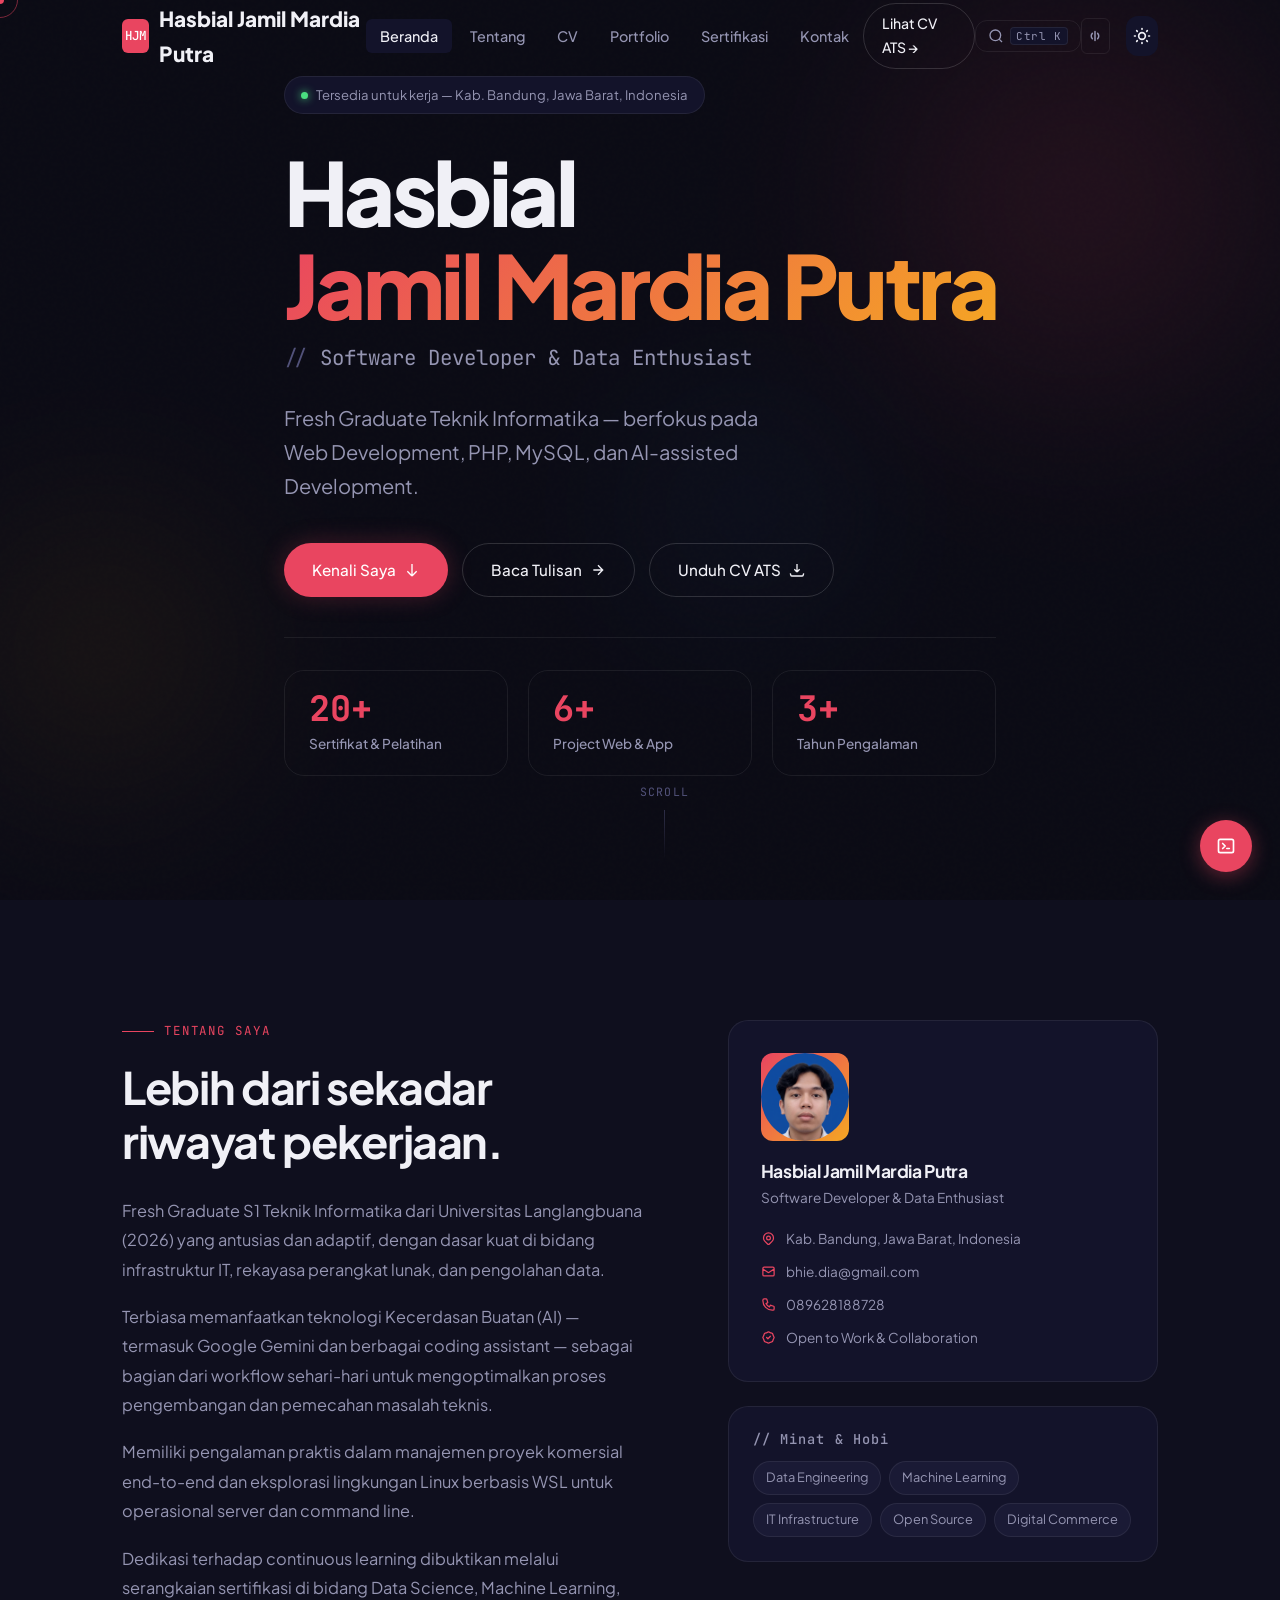
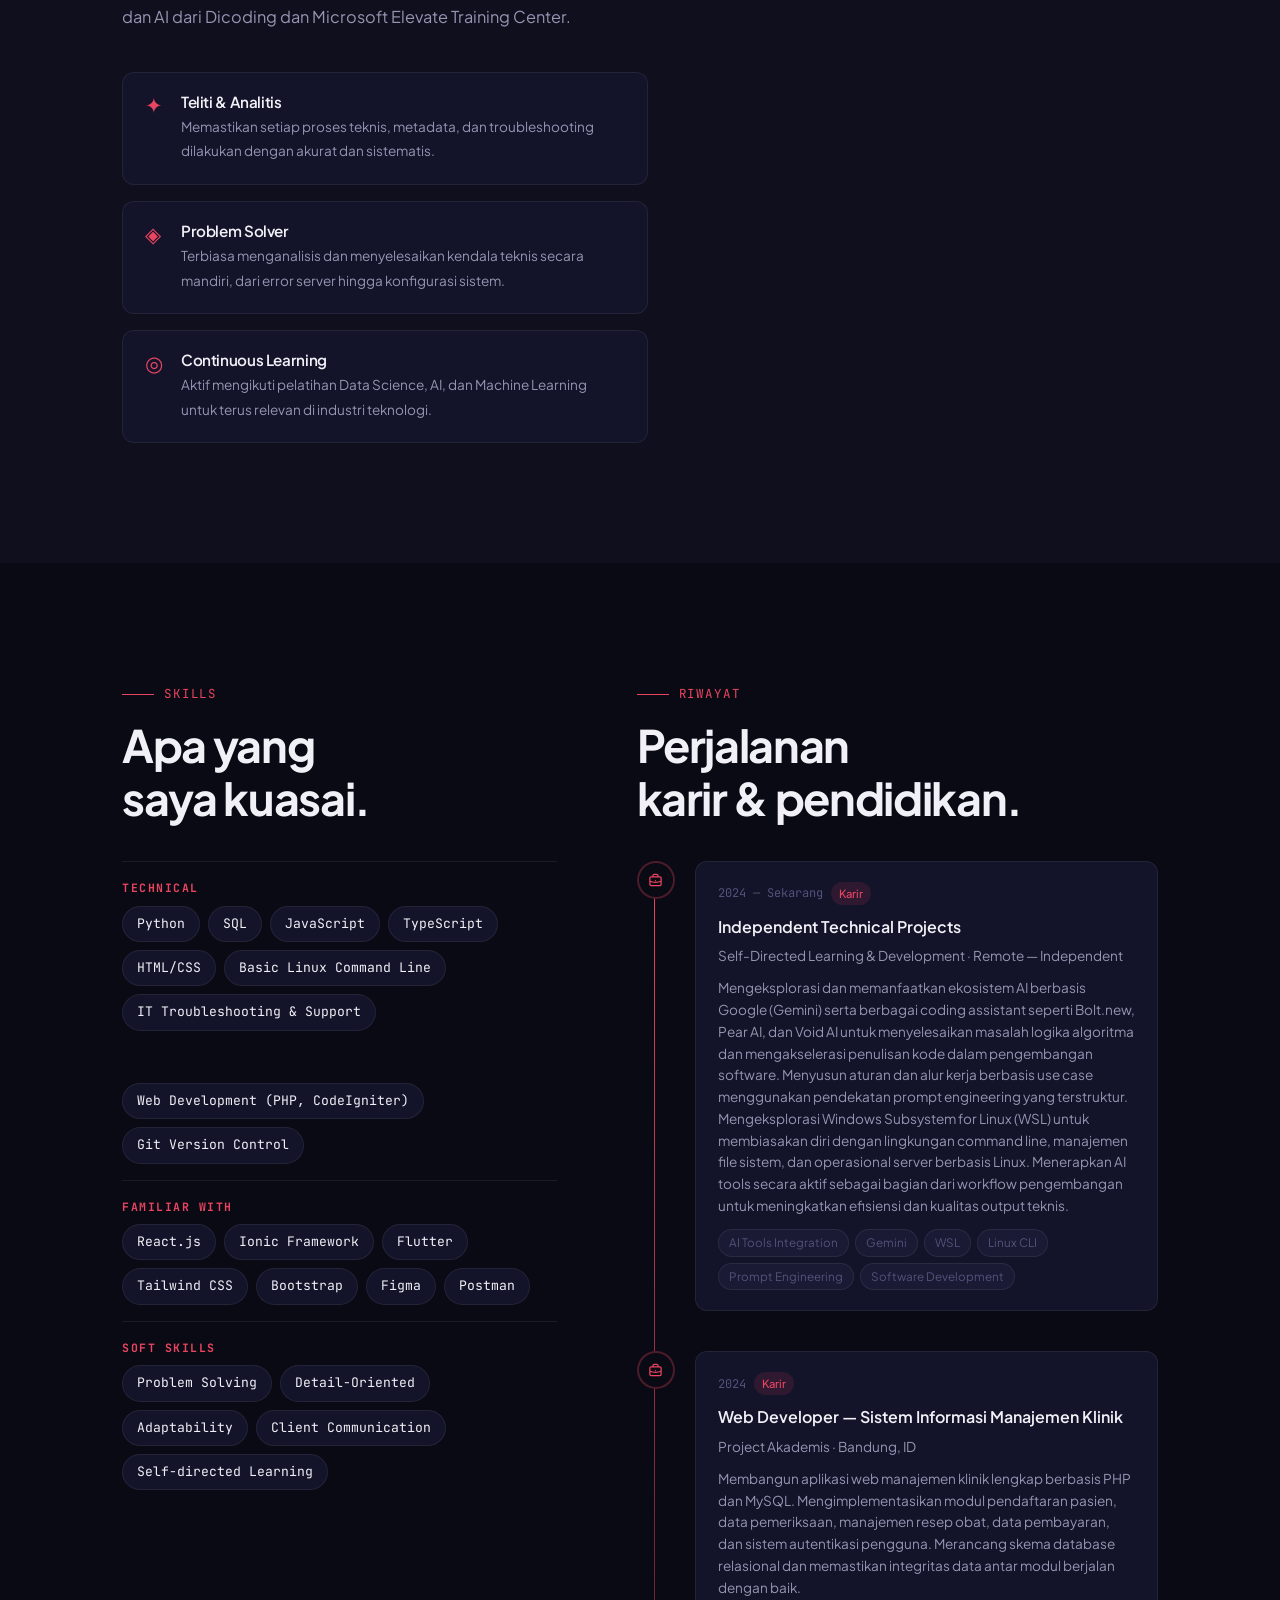
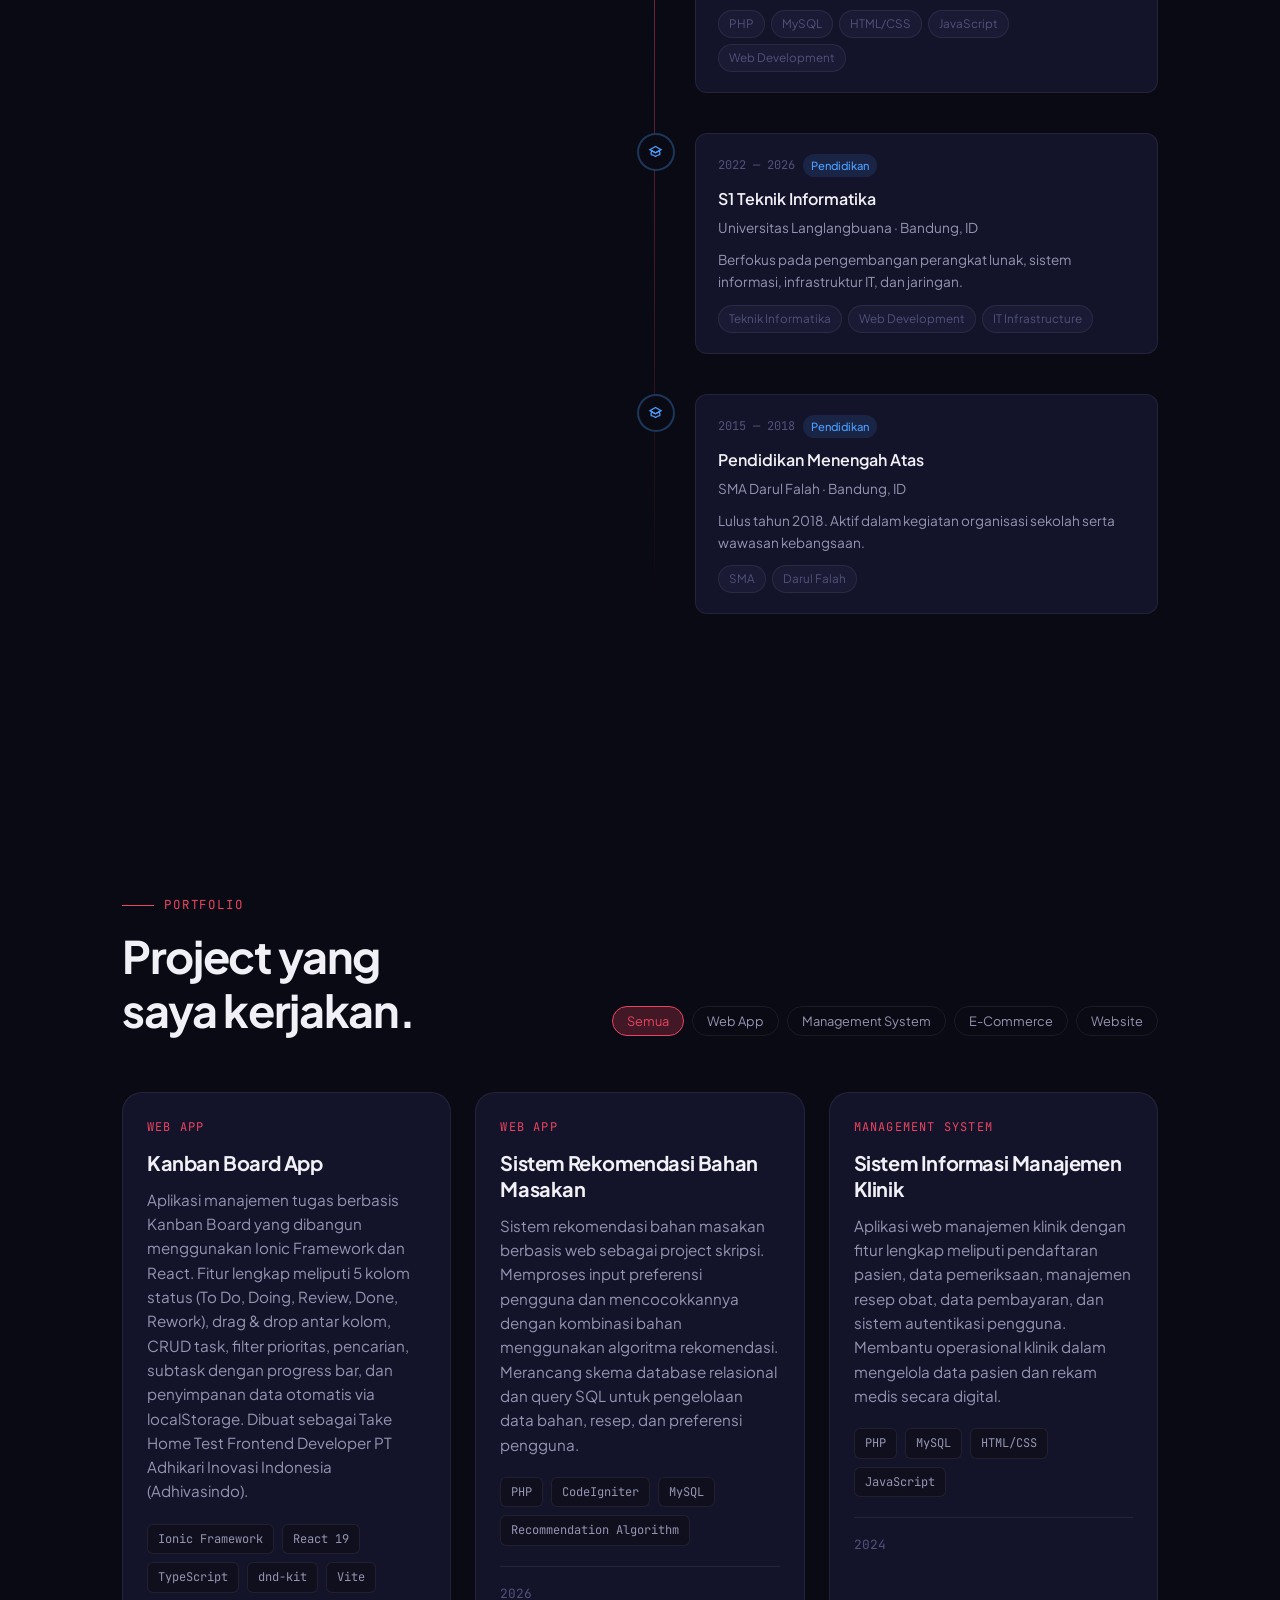
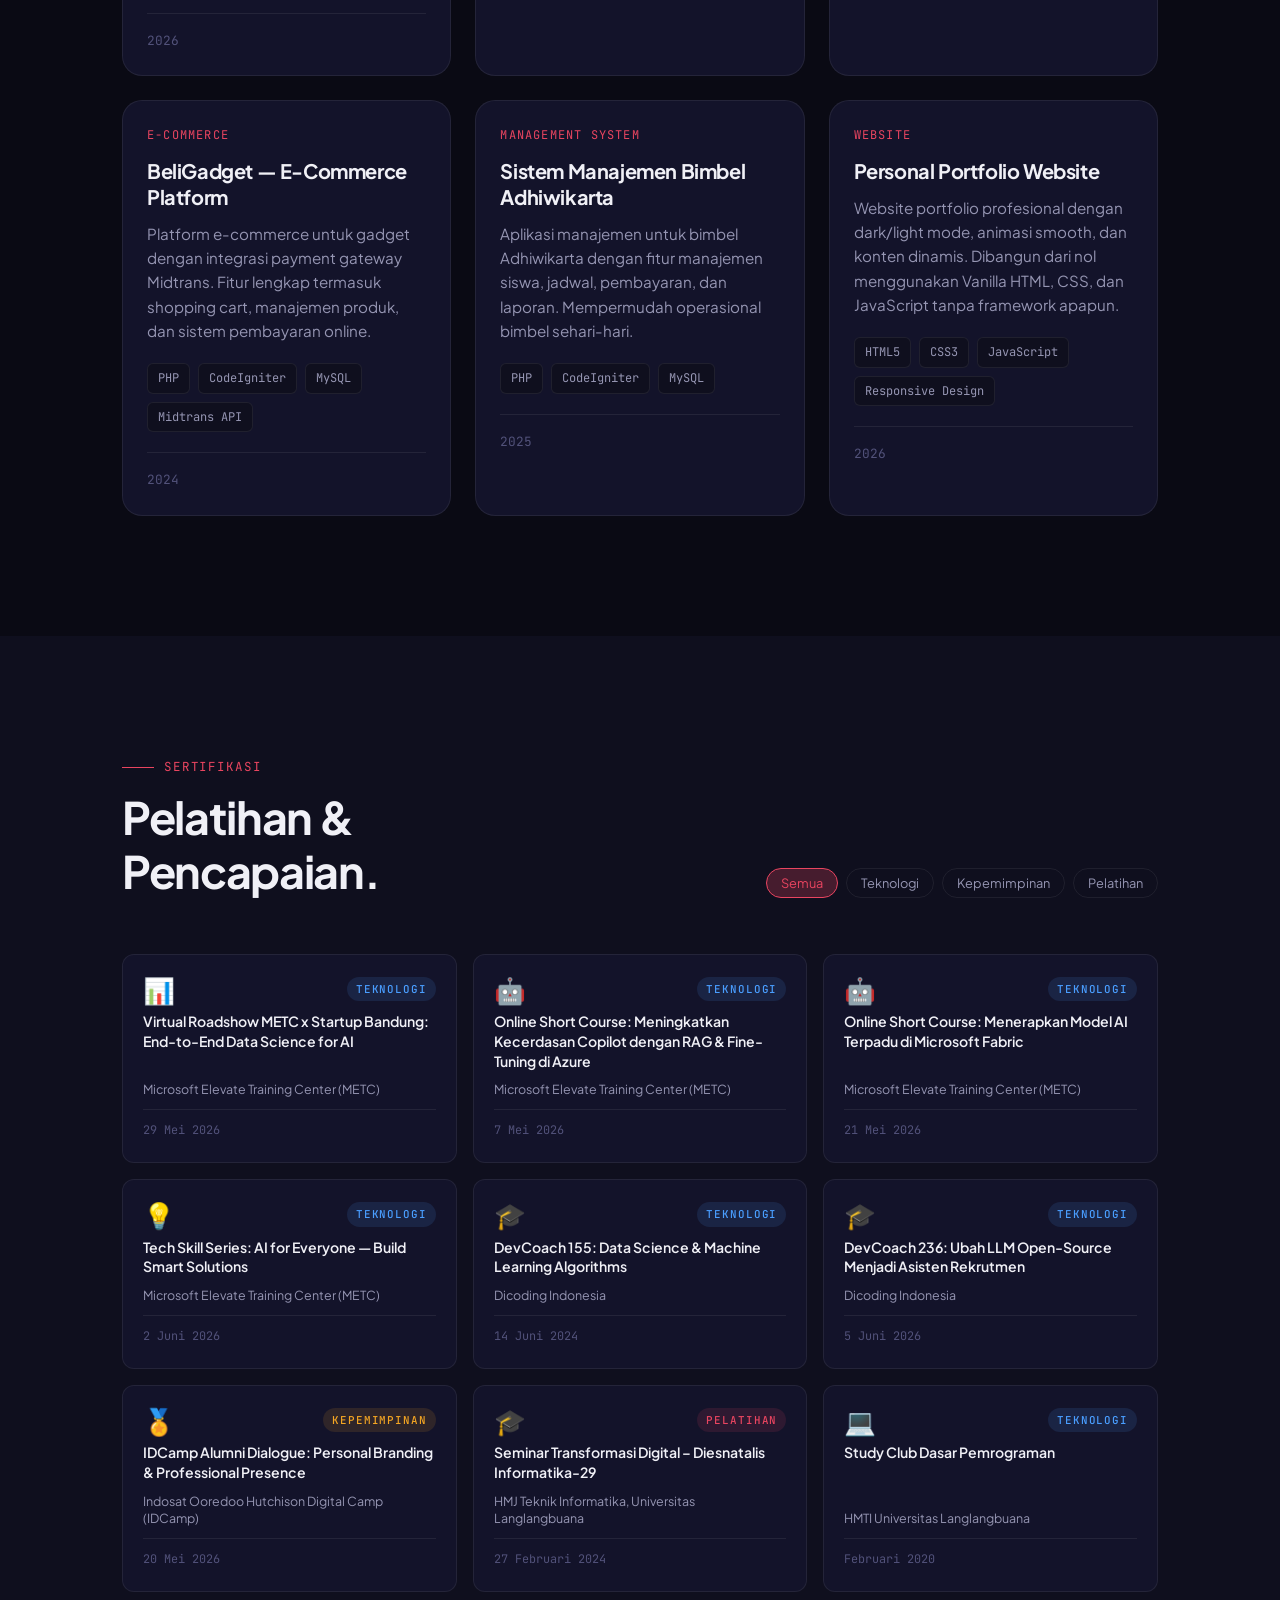
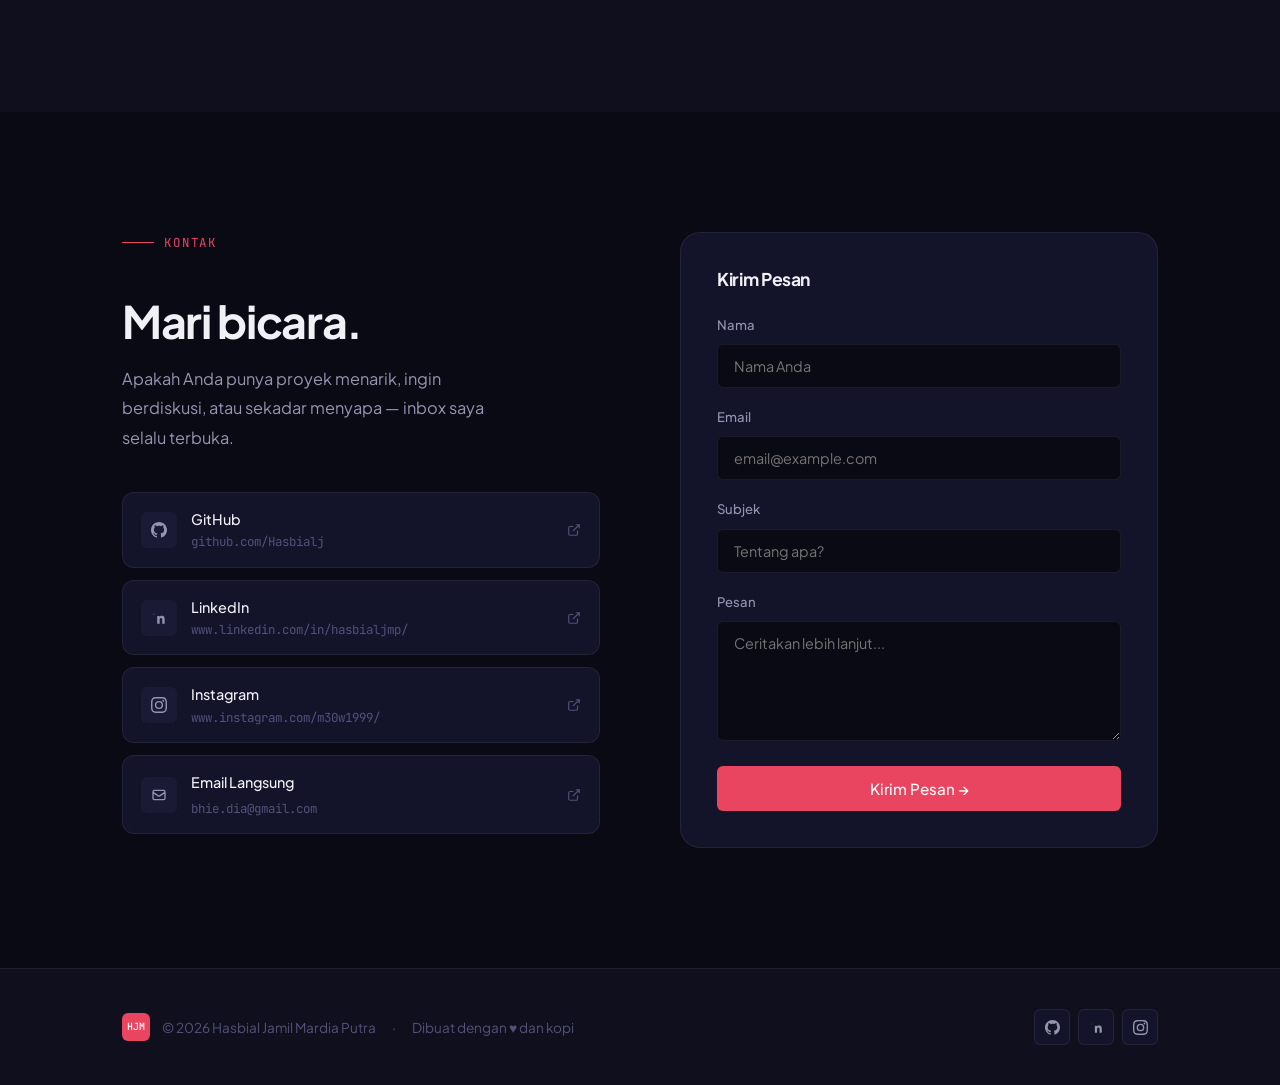
<file: index.html>
<!DOCTYPE html>
<html lang="id">
<head>
  <meta charset="UTF-8" />
  <meta name="viewport" content="width=device-width, initial-scale=1.0" />

  <title>Hasbial Jamil M.P — Fresh Graduate Teknik Informatika | Data Engineer</title>
  <meta name="description" content="Portofolio Hasbial Jamil M.P — Fresh Graduate S1 Teknik Informatika, berfokus pada Data Engineering, IT Infrastructure, dan AI-assisted Development." />
  <meta name="author" content="Hasbial Jamil M.P" />

  <!-- Open Graph -->
  <meta property="og:title" content="Hasbial Jamil M.P — Personal Website" />
  <meta property="og:description" content="Software developer & penulis. CV, portofolio, dan tulisan pribadi." />
  <meta property="og:type" content="website" />

  <!-- Favicon placeholder (ganti dengan file Anda) -->
  <link rel="icon" href="data:image/svg+xml,<svg xmlns='http://www.w3.org/2000/svg' viewBox='0 0 100 100'><rect width='100' height='100' rx='16' fill='%23e94560'/><text x='50' y='68' text-anchor='middle' font-family='Arial' font-weight='bold' font-size='42' fill='white'>H</text></svg>" />

  <!-- Google Analytics (Ganti G-XXXXXXXXXX dengan Measurement ID Anda) -->
  <!-- <script async src="https://www.googletagmanager.com/gtag/js?id=G-XXXXXXXXXX"></script>
  <script>
    window.dataLayer = window.dataLayer || [];
    function gtag(){dataLayer.push(arguments);}
    gtag('js', new Date());
    gtag('config', 'G-XXXXXXXXXX');
  </script> -->

  <!-- Stylesheet -->
  <link rel="stylesheet" href="css/style.css" />
</head>
<body>

  <!-- ============================================================
       CUSTOM CURSOR (Signature Element)
       ============================================================ -->
  <div class="cursor-dot"  aria-hidden="true"></div>
  <div class="cursor-ring" aria-hidden="true"></div>

  <!-- SCROLL PROGRESS -->
  <div class="scroll-progress" aria-hidden="true"></div>

  <!-- ============================================================
       NAVIGATION
       ============================================================ -->
  <nav class="nav" role="navigation" aria-label="Navigasi utama">
    <div class="nav-inner">
      <!-- Logo -->
      <a href="#hero" class="nav-logo" id="nav-logo">
        <div class="logo-mark">HJM</div><!-- Diisi JS -->
        <span class="logo-text">Hasbial Jamil M.P</span>
      </a>

      <!-- Desktop Links -->
      <ul class="nav-links" role="list">
        <li><a href="#hero"        class="nav-link active" id="nav-home">Beranda</a></li>
        <li><a href="#about"       class="nav-link"        id="nav-about">Tentang</a></li>
        <li><a href="#experience"  class="nav-link"        id="nav-exp">CV</a></li>
        <li><a href="#projects"    class="nav-link"        id="nav-projects">Portfolio</a></li>
        <li><a href="#certificates" class="nav-link"       id="nav-cert">Sertifikasi</a></li>
        <li><a href="#contact"     class="nav-link"        id="nav-contact">Kontak</a></li>
      </ul>

      <!-- CTA + Search + Sound + Language Toggle + Theme Toggle + Hamburger -->
      <a href="cv.html" class="nav-cta" id="nav-cv-cta" target="_blank">Lihat CV ATS →</a>

      <!-- Command Palette Trigger -->
      <button class="cmd-palette-trigger" id="cmd-palette-trigger" aria-label="Open Command Palette" title="Pencarian Cepat (Ctrl+K)">
        <svg width="16" height="16" fill="none" viewBox="0 0 24 24" stroke="currentColor" stroke-width="2">
          <circle cx="11" cy="11" r="8"/><path d="m21 21-4.35-4.35"/>
        </svg>
        <span class="cmd-shortcut">Ctrl K</span>
      </button>

      <!-- Sound Toggle -->
      <button class="sound-toggle" id="sound-toggle" aria-label="Toggle sound effects" title="Toggle sound effects">
        <svg id="sound-icon-on" width="18" height="18" fill="none" viewBox="0 0 24 24" stroke="currentColor" stroke-width="2">
          <path stroke-linecap="round" stroke-linejoin="round" d="M15.536 8.464a5 5 0 010 7.072M12 6v12m-3.536-9.536a5 5 0 000 7.072"/>
        </svg>
        <svg id="sound-icon-off" width="18" height="18" fill="none" viewBox="0 0 24 24" stroke="currentColor" stroke-width="2" style="display:none">
          <path stroke-linecap="round" stroke-linejoin="round" d="M5.586 15H4a1 1 0 01-1-1v-4a1 1 0 011-1h1.586l4.707-4.707C10.923 3.663 12 4.109 12 5v14c0 .891-1.077 1.337-1.707.707L5.586 15z" clip-rule="evenodd"/>
          <path stroke-linecap="round" stroke-linejoin="round" d="M17 14l2-2m0 0l2-2m-2 2l-2-2m2 2l2 2"/>
        </svg>
      </button>

      <button class="theme-toggle" id="theme-toggle" aria-label="Toggle theme" title="Switch between dark and light mode">
        <svg class="theme-icon-sun" width="20" height="20" fill="none" viewBox="0 0 24 24" stroke="currentColor" stroke-width="2" aria-hidden="true">
          <path stroke-linecap="round" stroke-linejoin="round" d="M12 3v1m0 16v1m9-9h-1M4 12H3m15.364 6.364l-.707-.707M6.343 6.343l-.707-.707m12.728 0l-.707.707M6.343 17.657l-.707.707M16 12a4 4 0 11-8 0 4 4 0 018 0z"/>
        </svg>
        <svg class="theme-icon-moon" width="20" height="20" fill="none" viewBox="0 0 24 24" stroke="currentColor" stroke-width="2" aria-hidden="true" style="display:none">
          <path stroke-linecap="round" stroke-linejoin="round" d="M20.354 15.354A9 9 0 018.646 3.646 9.003 9.003 0 0012 21a9.003 9.003 0 008.354-5.646z"/>
        </svg>
      </button>
      <button class="nav-toggle" id="nav-toggle" aria-label="Toggle menu" aria-expanded="false">
        <span></span><span></span><span></span>
      </button>
    </div>
  </nav>

  <!-- Mobile Menu -->
  <div class="mobile-menu" id="mobile-menu" role="dialog" aria-label="Menu mobile">
    <a href="#hero"         class="mobile-link">Beranda</a>
    <a href="#about"        class="mobile-link">Tentang Saya</a>
    <a href="#experience"   class="mobile-link">CV & Pengalaman</a>
    <a href="#projects"     class="mobile-link">Portfolio</a>
    <a href="#certificates" class="mobile-link">Sertifikasi</a>
    <a href="#contact"      class="mobile-link">Kontak</a>
    <a href="cv.html" class="mobile-link" style="color:var(--color-primary);margin-top:8px" target="_blank">→ Lihat CV ATS</a>
  </div>

  <main>

    <!-- ============================================================
         HERO SECTION
         ============================================================ -->
    <section id="hero" aria-label="Perkenalan">
      <!-- Background blobs (SIGNATURE ELEMENT) -->
      <div class="hero-blob hero-blob-1" aria-hidden="true"></div>
      <div class="hero-blob hero-blob-2" aria-hidden="true"></div>
      <div class="hero-blob hero-blob-3" aria-hidden="true"></div>

      <div class="container">
        <div class="hero-content">
          <!-- Status badge -->
          <div class="hero-badge" aria-label="Status">
            <span class="dot" aria-hidden="true"></span>
            <span class="hero-badge-text">Tersedia untuk proyek — Indonesia</span>
          </div>

          <!-- Nama -->
          <h1 class="hero-name" id="hero-name">
            Hasbial<br>
            <span class="highlight">Jamil M.P</span>
          </h1>

          <!-- Profesi (diisi JS dengan typewriter) -->
          <p class="hero-profession" id="hero-profession"><span id="typewriter">Software Developer &amp; IT Support</span><span class="cursor-blink">|</span></p>

          <!-- Tagline (diisi JS) -->
          <p class="hero-tagline" id="hero-tagline">
            Membangun hal-hal yang bermakna — satu baris kode &amp; satu tulisan dalam satu waktu.
          </p>

          <!-- CTA Buttons -->
          <div class="hero-actions">
            <a href="#about" class="btn btn-primary" id="hero-cta-about">
              Kenali Saya
              <svg width="16" height="16" fill="none" viewBox="0 0 24 24" stroke="currentColor" stroke-width="2" aria-hidden="true">
                <path d="M19 14l-7 7m0 0l-7-7m7 7V3"/>
              </svg>
            </a>
            <a href="#projects" class="btn btn-outline" id="hero-cta-blog">
              Lihat Portfolio
              <svg width="16" height="16" fill="none" viewBox="0 0 24 24" stroke="currentColor" stroke-width="2" aria-hidden="true">
                <path d="M5 12h14M12 5l7 7-7 7"/>
              </svg>
            </a>
            <a href="cv.html" class="btn btn-outline" id="hero-cta-cv" target="_blank">
              Lihat CV ATS
              <svg width="16" height="16" fill="none" viewBox="0 0 24 24" stroke="currentColor" stroke-width="2" aria-hidden="true">
                <path d="M12 15V3m0 12l-4-4m4 4l4-4M2 17l.621 2.485A2 2 0 004.561 21h14.878a2 2 0 001.94-1.515L22 17"/>
              </svg>
            </a>
          </div>

          <!-- Stats Counter Grid -->
          <div class="hero-stats reveal">
            <div class="stat-card">
              <div class="stat-number" data-target="20">0+</div>
              <div class="stat-label" id="stat-label-cert">Sertifikat & Pelatihan</div>
            </div>
            <div class="stat-card">
              <div class="stat-number" data-target="6">0+</div>
              <div class="stat-label" id="stat-label-project">Project Web & App</div>
            </div>
            <div class="stat-card">
              <div class="stat-number" data-target="3">0+</div>
              <div class="stat-label" id="stat-label-exp">Tahun Pengalaman</div>
            </div>
          </div>
        </div>
      </div>

      <!-- Scroll indicator -->
      <div class="hero-scroll" aria-hidden="true">
        <span>Scroll</span>
        <div class="scroll-line"></div>
      </div>
    </section>


    <!-- ============================================================
         ABOUT SECTION
         ============================================================ -->
    <section id="about" aria-label="Tentang Saya">
      <div class="container">
        <div class="about-grid">

          <!-- Left: Story -->
          <div class="about-text">
            <p class="section-label reveal">Tentang Saya</p>
            <h2 class="reveal">Lebih dari sekadar<br>riwayat pekerjaan.</h2>

            <!-- Bio paragraphs diisi JS -->
            <div id="about-bio"></div>

            <!-- Values diisi JS -->
            <div class="about-values" id="about-values"></div>
          </div>

          <!-- Right: Sidebar -->
          <aside class="about-sidebar">
            <!-- Profile Card -->
            <div class="profile-card reveal">
              <div class="profile-avatar" id="profile-avatar">HJM</div>
              <h3 id="profile-name">Hasbial Jamil M.P</h3>
              <p class="profession" id="profile-profession">Software Developer &amp; IT Support</p>

              <div class="profile-meta">
                <div class="meta-item">
                  <svg fill="none" viewBox="0 0 24 24" stroke="currentColor" stroke-width="2" aria-hidden="true">
                    <path stroke-linecap="round" stroke-linejoin="round" d="M17.657 16.657L13.414 20.9a1.998 1.998 0 01-2.827 0l-4.244-4.243a8 8 0 1111.314 0z"/>
                    <path stroke-linecap="round" stroke-linejoin="round" d="M15 11a3 3 0 11-6 0 3 3 0 016 0z"/>
                  </svg>
                  <span id="profile-location">Indonesia</span>
                </div>
                <div class="meta-item">
                  <svg fill="none" viewBox="0 0 24 24" stroke="currentColor" stroke-width="2" aria-hidden="true">
                    <path stroke-linecap="round" stroke-linejoin="round" d="M3 8l7.89 5.26a2 2 0 002.22 0L21 8M5 19h14a2 2 0 002-2V7a2 2 0 00-2-2H5a2 2 0 00-2 2v10a2 2 0 002 2z"/>
                  </svg>
                  <a href="mailto:bhie.dia@gmail.com" id="profile-email" style="color:inherit;transition:color .15s">
                    bhie.dia@gmail.com
                  </a>
                </div>
                <div class="meta-item">
                  <svg fill="none" viewBox="0 0 24 24" stroke="currentColor" stroke-width="2" aria-hidden="true">
                    <path stroke-linecap="round" stroke-linejoin="round" d="M3 5a2 2 0 012-2h3.28a1 1 0 01.948.684l1.498 4.493a1 1 0 01-.502 1.21l-2.257 1.13a11.042 11.042 0 005.516 5.516l1.13-2.257a1 1 0 011.21-.502l4.493 1.498a1 1 0 01.684.949V19a2 2 0 01-2 2h-1C9.716 21 3 14.284 3 6V5z"/>
                  </svg>
                  <a href="tel:089628188728" id="profile-phone" style="color:inherit;transition:color .15s">
                    089628188728
                  </a>
                </div>
                <div class="meta-item">
                  <svg fill="none" viewBox="0 0 24 24" stroke="currentColor" stroke-width="2" aria-hidden="true">
                    <path stroke-linecap="round" stroke-linejoin="round" d="M9 12l2 2 4-4M7.835 4.697a3.42 3.42 0 001.946-.806 3.42 3.42 0 014.438 0 3.42 3.42 0 001.946.806 3.42 3.42 0 013.138 3.138 3.42 3.42 0 00.806 1.946 3.42 3.42 0 010 4.438 3.42 3.42 0 00-.806 1.946 3.42 3.42 0 01-3.138 3.138 3.42 3.42 0 00-1.946.806 3.42 3.42 0 01-4.438 0 3.42 3.42 0 00-1.946-.806 3.42 3.42 0 01-3.138-3.138 3.42 3.42 0 00-.806-1.946 3.42 3.42 0 010-4.438 3.42 3.42 0 00.806-1.946 3.42 3.42 0 013.138-3.138z"/>
                  </svg>
                  <span>Open to Work &amp; Collaboration</span>
                </div>
              </div>
            </div>

            <!-- Interests Card -->
            <div class="interests-card reveal reveal-delay-1">
              <h4>// Minat & Hobi</h4>
              <div class="interests-tags" id="interests-tags">
                <!-- Diisi JS -->
              </div>
            </div>
          </aside>

        </div>
      </div>
    </section>


    <!-- ============================================================
         EXPERIENCE SECTION
         ============================================================ -->
    <section id="experience" aria-label="Pengalaman dan CV">
      <div class="container">
        <div class="experience-grid">

          <!-- Left: Skills -->
          <div>
            <p class="section-label reveal">Skills</p>
            <h2 class="reveal" style="margin-bottom:36px">Apa yang<br>saya kuasai.</h2>
            <div id="skills-list">
              <!-- Diisi JS -->
            </div>
          </div>

          <!-- Right: Timeline -->
          <div>
            <p class="section-label reveal">Riwayat</p>
            <h2 class="reveal" style="margin-bottom:36px">Perjalanan<br>karir & pendidikan.</h2>
            <div class="timeline" id="timeline">
              <!-- Diisi JS -->
            </div>
          </div>

        </div>
      </div>
    </section>


    <!-- ============================================================
         PROJECTS SECTION
         ============================================================ -->
    <section id="projects" aria-label="Projects & Portfolio">
      <div class="container">
        <div class="section-header">
          <div>
            <p class="section-label reveal">Portfolio</p>
            <h2 class="reveal">Project yang<br>saya kerjakan.</h2>
          </div>
          <div class="cert-filter-row reveal" id="project-filters">
            <!-- Diisi JS -->
          </div>
        </div>
        <div class="projects-grid" id="projects-grid">
          <!-- Diisi JS -->
        </div>
      </div>
    </section>


    <!-- ============================================================
         CERTIFICATES SECTION
         ============================================================ -->
    <section id="certificates" aria-label="Sertifikat & Pelatihan">
      <div class="container">
        <div class="section-header">
          <div>
            <p class="section-label reveal">Sertifikasi</p>
            <h2 class="reveal">Pelatihan &amp;<br>Pencapaian.</h2>
          </div>
          <div class="cert-filter-row reveal" id="cert-filters">
            <!-- Diisi JS -->
          </div>
        </div>
        <div class="cert-grid" id="cert-grid">
          <!-- Diisi JS -->
        </div>
      </div>
    </section>


    <!-- ============================================================
         BLOG PREVIEW SECTION — disembunyikan sementara
         ============================================================ -->
    <!--
    <section id="blog-preview" aria-label="Tulisan terbaru">
      <div class="container">
        <div class="section-header">
          <div>
            <p class="section-label reveal">Blog</p>
            <h2 class="reveal">Tulisan terbaru.</h2>
          </div>
          <a href="blog/index.html" class="view-all reveal">
            Semua tulisan
            <svg width="14" height="14" fill="none" viewBox="0 0 24 24" stroke="currentColor" stroke-width="2" aria-hidden="true">
              <path d="M5 12h14M12 5l7 7-7 7"/>
            </svg>
          </a>
        </div>

        <div class="blog-grid" id="blog-preview-grid">
        </div>
      </div>
    </section>
    -->


    <!-- ============================================================
         CONTACT SECTION
         ============================================================ -->
    <section id="contact" aria-label="Kontak">
      <div class="container">
        <div class="contact-grid">

          <!-- Left: Info -->
          <div class="contact-info">
            <p class="section-label reveal">Kontak</p>
            <h2 class="reveal">Mari bicara.</h2>
            <p class="reveal" style="max-width:400px;margin-bottom:40px">
              Apakah Anda punya proyek menarik, ingin berdiskusi, atau sekadar menyapa — inbox saya selalu terbuka.
            </p>

            <div class="contact-links reveal" id="social-links">
              <!-- Diisi JS -->
            </div>

            <!-- Email direct link -->
            <a href="mailto:bhie.dia@gmail.com" class="contact-link reveal reveal-delay-2" id="email-link" style="margin-top:12px">
              <div class="contact-link-icon">
                <svg width="16" height="16" fill="none" viewBox="0 0 24 24" stroke="currentColor" stroke-width="2" aria-hidden="true">
                  <path stroke-linecap="round" stroke-linejoin="round" d="M3 8l7.89 5.26a2 2 0 002.22 0L21 8M5 19h14a2 2 0 002-2V7a2 2 0 00-2-2H5a2 2 0 00-2 2v10a2 2 0 002 2z"/>
                </svg>
              </div>
              <div>
                <div style="font-weight:500;color:var(--color-text);font-size:0.9rem">Email Langsung</div>
                <span style="font-size:0.78rem;color:var(--color-text-faint);font-family:var(--font-mono)">bhie.dia@gmail.com</span>
              </div>
              <svg style="margin-left:auto;width:14px;height:14px;color:var(--color-text-faint)" fill="none" viewBox="0 0 24 24" stroke="currentColor" stroke-width="2" aria-hidden="true">
                <path d="M18 13v6a2 2 0 01-2 2H5a2 2 0 01-2-2V8a2 2 0 012-2h6M15 3h6v6M10 14L21 3"/>
              </svg>
            </a>
          </div>

          <!-- Right: Form -->
          <div class="reveal reveal-delay-2">
            <div class="contact-form" id="contact-form-wrapper">
              <h3>Kirim Pesan</h3>

              <form id="contact-form" action="https://formspree.io/f/xvzeyqen" method="POST" novalidate>
                <div class="form-group">
                  <label for="form-name">Nama</label>
                  <input type="text" id="form-name" name="name" placeholder="Nama Anda" required />
                </div>
                <div class="form-group">
                  <label for="form-email">Email</label>
                  <input type="email" id="form-email" name="email" placeholder="email@example.com" required />
                </div>
                <div class="form-group">
                  <label for="form-subject">Subjek</label>
                  <input type="text" id="form-subject" name="subject" placeholder="Tentang apa?" />
                </div>
                <div class="form-group">
                  <label for="form-message">Pesan</label>
                  <textarea id="form-message" name="message" placeholder="Ceritakan lebih lanjut..." required></textarea>
                </div>
                <button type="submit" class="form-submit" id="form-submit-btn">
                  Kirim Pesan →
                </button>
              </form>

              <!-- Success state -->
              <div class="form-success" id="form-success" aria-live="polite">
                <div class="success-icon">✓</div>
                <p style="font-size:1.1rem;font-weight:600;color:var(--color-text);margin-bottom:8px">
                  Pesan terkirim!
                </p>
                <p>Terima kasih sudah menghubungi. Saya akan membalas secepatnya.</p>
              </div>
            </div>
          </div>

        </div>
      </div>
    </section>


    <!-- ============================================================
         TESTIMONIALS SECTION — disembunyikan sementara
         ============================================================ -->
    <!--
    <section id="testimonials" aria-label="Testimoni">
      <div class="container">
        <div class="section-header">
          <div>
            <p class="section-label reveal">Kata Mereka</p>
            <h2 class="reveal">Testimoni &amp;<br>Rekomendasi.</h2>
          </div>
        </div>
        <div class="testimonials-grid" id="testimonials-grid">
        </div>
      </div>
    </section>
    -->

  </main>


  <!-- ============================================================
       FOOTER
       ============================================================ -->
  <footer role="contentinfo">
    <div class="footer-inner">
      <div class="footer-left">
        <div class="logo-mark" style="width:28px;height:28px;font-size:0.62rem">HJM</div>
        <span id="footer-name">© 2026 Hasbial Jamil M.P</span>
        <span style="margin:0 4px">·</span>
        <span>Dibuat dengan ♥ dan kopi</span>
      </div>
      <div class="footer-right" id="footer-socials">
        <!-- Diisi JS -->
      </div>
    </div>
  </footer>


  <!-- ============================================================
       COMMAND PALETTE MODAL
       ============================================================ -->
  <div class="cmd-overlay" id="cmd-overlay" aria-hidden="true"></div>
  <div class="cmd-palette" id="cmd-palette" role="dialog" aria-modal="true" aria-label="Command Palette" style="display:none">
    <div class="cmd-header">
      <svg width="16" height="16" fill="none" viewBox="0 0 24 24" stroke="currentColor" stroke-width="2" aria-hidden="true">
        <circle cx="11" cy="11" r="8"/><path d="m21 21-4.35-4.35"/>
      </svg>
      <input type="text" id="cmd-input" class="cmd-input" placeholder="Cari section, project, sertifikat..." autocomplete="off" spellcheck="false" />
      <kbd class="cmd-esc-badge">ESC</kbd>
    </div>
    <ul class="cmd-results" id="cmd-results" role="listbox"></ul>
    <div class="cmd-footer">
      <span><kbd>↑</kbd><kbd>↓</kbd> Navigasi</span>
      <span><kbd>↵</kbd> Pilih</span>
      <span><kbd>Esc</kbd> Tutup</span>
    </div>
  </div>


  <!-- ============================================================
       PROJECT DETAIL MODAL
       ============================================================ -->
  <div class="modal-overlay" id="modal-overlay" aria-hidden="true"></div>
  <div class="project-modal" id="project-modal" role="dialog" aria-modal="true" aria-label="Detail Project" style="display:none">
    <button class="modal-close" id="modal-close" aria-label="Tutup">&times;</button>
    <div class="modal-content" id="modal-content"></div>
  </div>


  <!-- ============================================================
       CLI TERMINAL WIDGET
       ============================================================ -->
  <div class="terminal-fab" id="terminal-fab" title="Buka Terminal" aria-label="Buka Terminal">
    <svg width="20" height="20" fill="none" viewBox="0 0 24 24" stroke="currentColor" stroke-width="2">
      <path stroke-linecap="round" stroke-linejoin="round" d="M8 9l3 3-3 3m5 0h3M5 20h14a2 2 0 002-2V6a2 2 0 00-2-2H5a2 2 0 00-2 2v12a2 2 0 002 2z"/>
    </svg>
  </div>
  <div class="terminal-widget" id="terminal-widget" aria-label="Interactive Terminal" style="display:none">
    <div class="terminal-header">
      <div class="terminal-dots">
        <span class="dot-red" id="terminal-close-btn"></span>
        <span class="dot-yellow"></span>
        <span class="dot-green"></span>
      </div>
      <span class="terminal-title">hasbialj@portfolio:~$</span>
    </div>
    <div class="terminal-body" id="terminal-body"></div>
    <div class="terminal-input-row">
      <span class="terminal-prompt">➜</span>
      <input type="text" id="terminal-input" class="terminal-input" autocomplete="off" spellcheck="false" placeholder="ketik 'help' untuk mulai..." />
    </div>
  </div>


  <!-- ============================================================
       SCRIPTS
       ============================================================ -->
  <script src="js/data.js"></script>
  <script src="js/lang.js"></script>
  <script src="js/main.js"></script>
  <script src="js/features.js"></script>

</body>
</html>
</file>
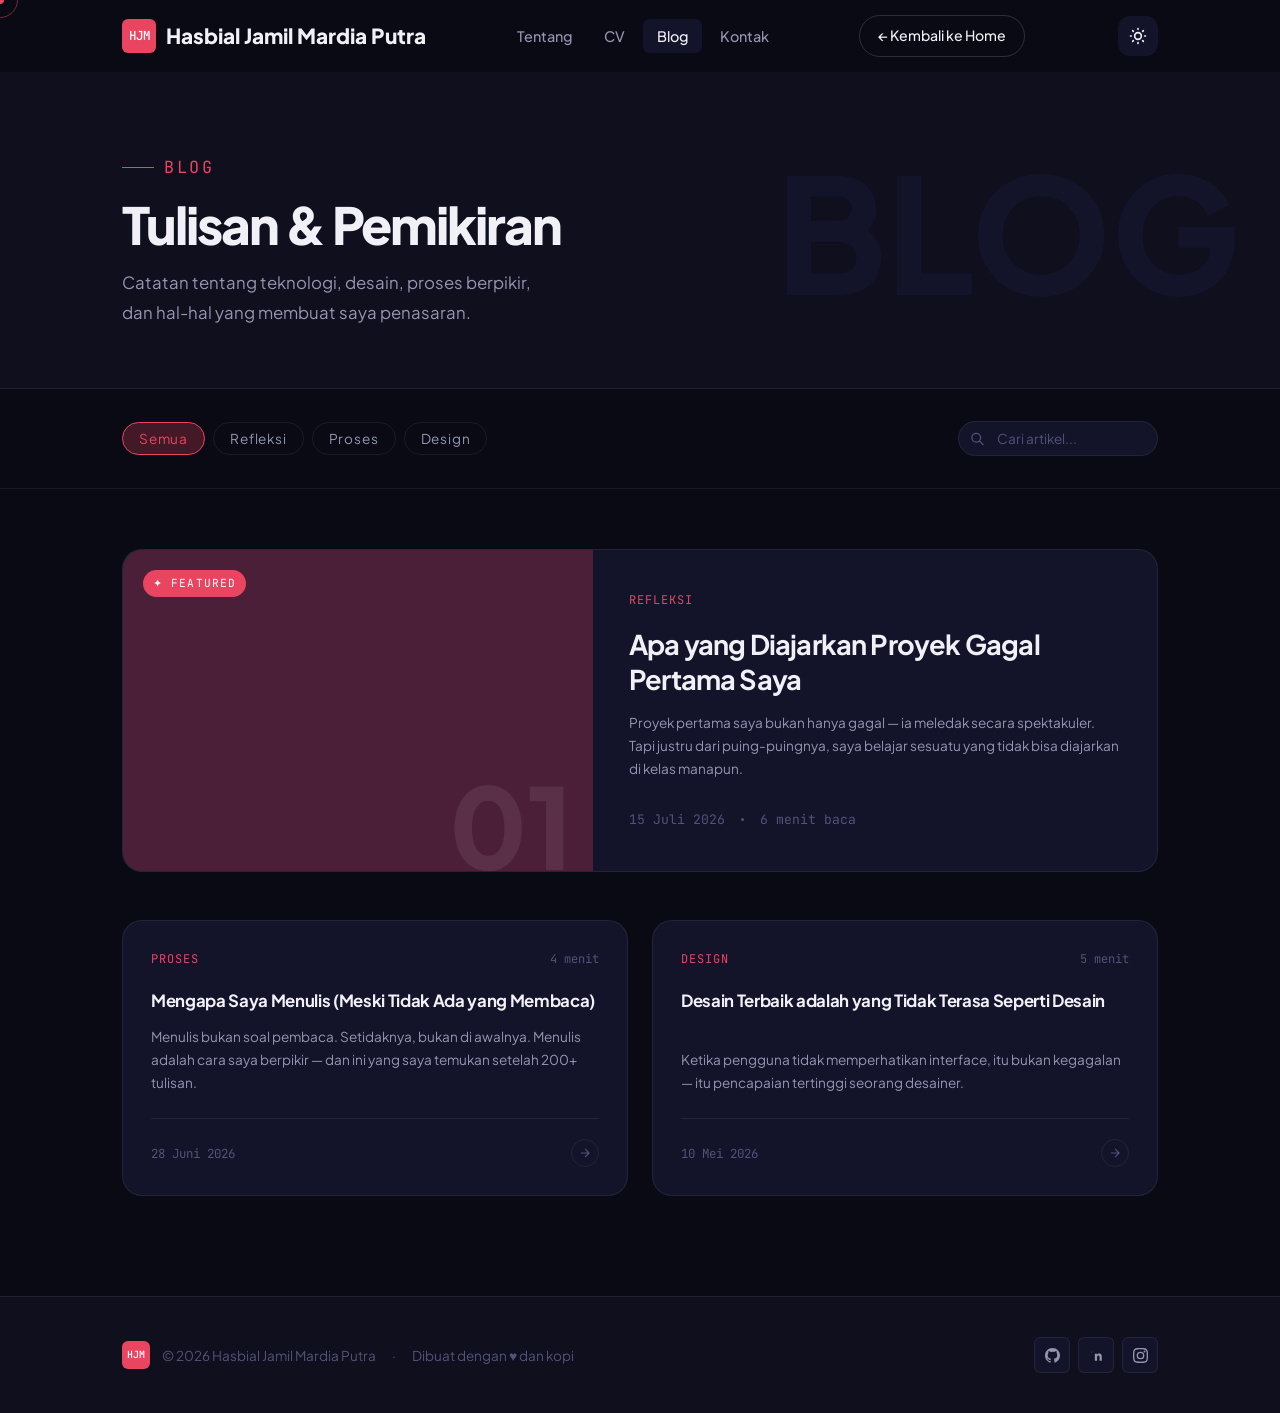
<file: blog/index.html>
<!DOCTYPE html>
<html lang="id">
<head>
  <meta charset="UTF-8" />
  <meta name="viewport" content="width=device-width, initial-scale=1.0" />

  <!-- EDIT: Ganti nama Anda -->
  <title>Blog — Hasbial Jamil M.P</title>
  <meta name="description" content="Tulisan-tulisan tentang teknologi, desain, dan refleksi pribadi oleh Hasbial Jamil M.P." />
  <meta name="author" content="Hasbial Jamil M.P" />

  <link rel="icon" href="data:image/svg+xml,<svg xmlns='http://www.w3.org/2000/svg' viewBox='0 0 100 100'><rect width='100' height='100' rx='16' fill='%23e94560'/><text x='50' y='68' text-anchor='middle' font-family='Arial' font-weight='bold' font-size='42' fill='white'>H</text></svg>" />

  <link rel="stylesheet" href="../css/style.css" />
  <link rel="stylesheet" href="../css/blog.css" />
</head>
<body>

  <!-- Custom Cursor -->
  <div class="cursor-dot"  aria-hidden="true"></div>
  <div class="cursor-ring" aria-hidden="true"></div>
  <div class="scroll-progress" aria-hidden="true"></div>

  <!-- ============================================================
       NAVIGATION
       ============================================================ -->
  <nav class="nav scrolled" role="navigation" aria-label="Navigasi utama">
    <div class="nav-inner">
      <a href="../index.html" class="nav-logo">
        <div class="logo-mark">HJM</div>
        <span class="logo-text">Hasbial Jamil M.P</span>
      </a>

      <ul class="nav-links" role="list">
        <li><a href="../index.html#about"      class="nav-link">Tentang</a></li>
        <li><a href="../index.html#experience" class="nav-link">CV</a></li>
        <li><a href="index.html"               class="nav-link active">Blog</a></li>
        <li><a href="../index.html#contact"    class="nav-link">Kontak</a></li>
      </ul>

      <a href="../index.html" class="nav-cta">← Kembali ke Home</a>
      <button class="theme-toggle" id="theme-toggle" aria-label="Toggle theme" title="Switch between dark and light mode">
        <svg class="theme-icon-sun" width="20" height="20" fill="none" viewBox="0 0 24 24" stroke="currentColor" stroke-width="2" aria-hidden="true">
          <path stroke-linecap="round" stroke-linejoin="round" d="M12 3v1m0 16v1m9-9h-1M4 12H3m15.364 6.364l-.707-.707M6.343 6.343l-.707-.707m12.728 0l-.707.707M6.343 17.657l-.707.707M16 12a4 4 0 11-8 0 4 4 0 018 0z"/>
        </svg>
        <svg class="theme-icon-moon" width="20" height="20" fill="none" viewBox="0 0 24 24" stroke="currentColor" stroke-width="2" aria-hidden="true" style="display:none">
          <path stroke-linecap="round" stroke-linejoin="round" d="M20.354 15.354A9 9 0 018.646 3.646 9.003 9.003 0 0012 21a9.003 9.003 0 008.354-5.646z"/>
        </svg>
      </button>
      <button class="nav-toggle" id="nav-toggle" aria-label="Toggle menu">
        <span></span><span></span><span></span>
      </button>
    </div>
  </nav>

  <!-- Mobile Menu -->
  <div class="mobile-menu" id="mobile-menu">
    <a href="../index.html"            class="mobile-link">Beranda</a>
    <a href="../index.html#about"      class="mobile-link">Tentang Saya</a>
    <a href="../index.html#experience" class="mobile-link">CV</a>
    <a href="index.html"               class="mobile-link" style="color:var(--color-primary)">Blog</a>
    <a href="../index.html#contact"    class="mobile-link">Kontak</a>
  </div>

  <!-- ============================================================
       BLOG LIST PAGE
       ============================================================ -->
  <div class="blog-page" id="blog-list-page">

    <!-- Header -->
    <header class="blog-header" aria-label="Header blog">
      <div class="container">
        <p class="section-label">Blog</p>
        <h1>Tulisan &amp; Pemikiran</h1>
        <p>Catatan tentang teknologi, desain, proses berpikir,<br>dan hal-hal yang membuat saya penasaran.</p>
      </div>
    </header>

    <!-- Filters -->
    <div class="blog-filters" role="search" aria-label="Filter artikel">
      <div class="container">
        <div class="filters-inner">
          <!-- Filter buttons — diisi JS -->
          <div id="category-filters" style="display:flex;gap:8px;flex-wrap:wrap">
            <button class="filter-btn active" data-category="Semua">Semua</button>
          </div>

          <!-- Search -->
          <div class="filter-search">
            <svg fill="none" viewBox="0 0 24 24" stroke="currentColor" stroke-width="2" aria-hidden="true">
              <path stroke-linecap="round" stroke-linejoin="round" d="M21 21l-6-6m2-5a7 7 0 11-14 0 7 7 0 0114 0z"/>
            </svg>
            <input
              type="search"
              id="search-input"
              placeholder="Cari artikel..."
              aria-label="Cari artikel"
            />
          </div>
        </div>
      </div>
    </div>

    <!-- Posts -->
    <div class="blog-content">
      <div class="container">

        <!-- Featured Post — diisi JS -->
        <div id="featured-post"></div>

        <!-- Post Grid — diisi JS -->
        <div class="posts-grid" id="posts-grid"></div>

        <!-- Empty State -->
        <div class="posts-empty" id="posts-empty" style="display:none" aria-live="polite">
          <svg fill="none" viewBox="0 0 24 24" stroke="currentColor">
            <path stroke-linecap="round" stroke-linejoin="round" stroke-width="1.5" d="M9.172 16.172a4 4 0 015.656 0M9 10h.01M15 10h.01M21 12a9 9 0 11-18 0 9 9 0 0118 0z"/>
          </svg>
          <p>Tidak ada artikel yang cocok.</p>
        </div>

      </div>
    </div>

  </div><!-- /blog-list-page -->


  <!-- ============================================================
       FOOTER
       ============================================================ -->
  <footer role="contentinfo">
    <div class="footer-inner">
      <div class="footer-left">
        <div class="logo-mark" style="width:28px;height:28px;font-size:0.62rem">HJM</div>
        <span id="footer-name">© 2026 Hasbial Jamil M.P</span>
        <span style="margin:0 4px">·</span>
        <span>Dibuat dengan ♥ dan kopi</span>
      </div>
      <div class="footer-right" id="footer-socials"></div>
    </div>
  </footer>


  <!-- Scripts -->
  <script src="../js/data.js"></script>
  <script src="../js/main.js"></script>
  <script src="../js/blog.js"></script>

</body>
</html>
</file>
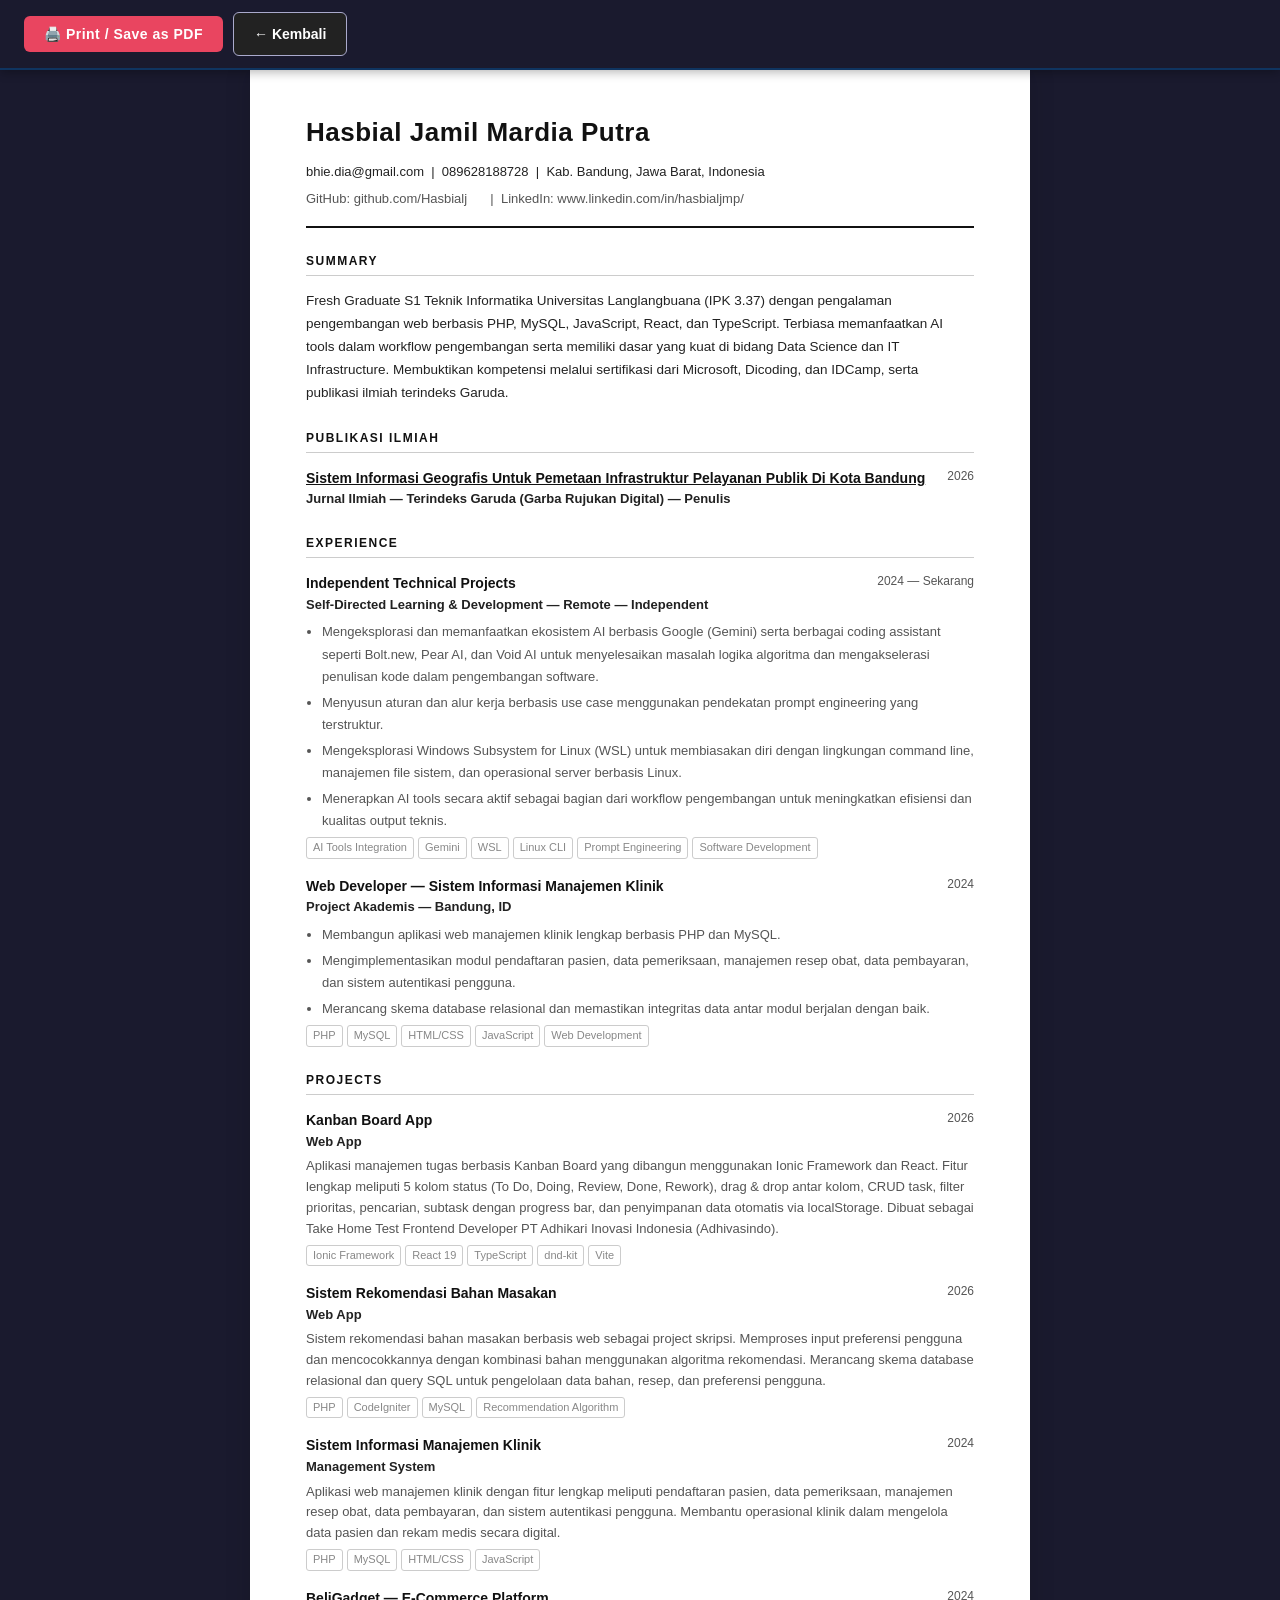
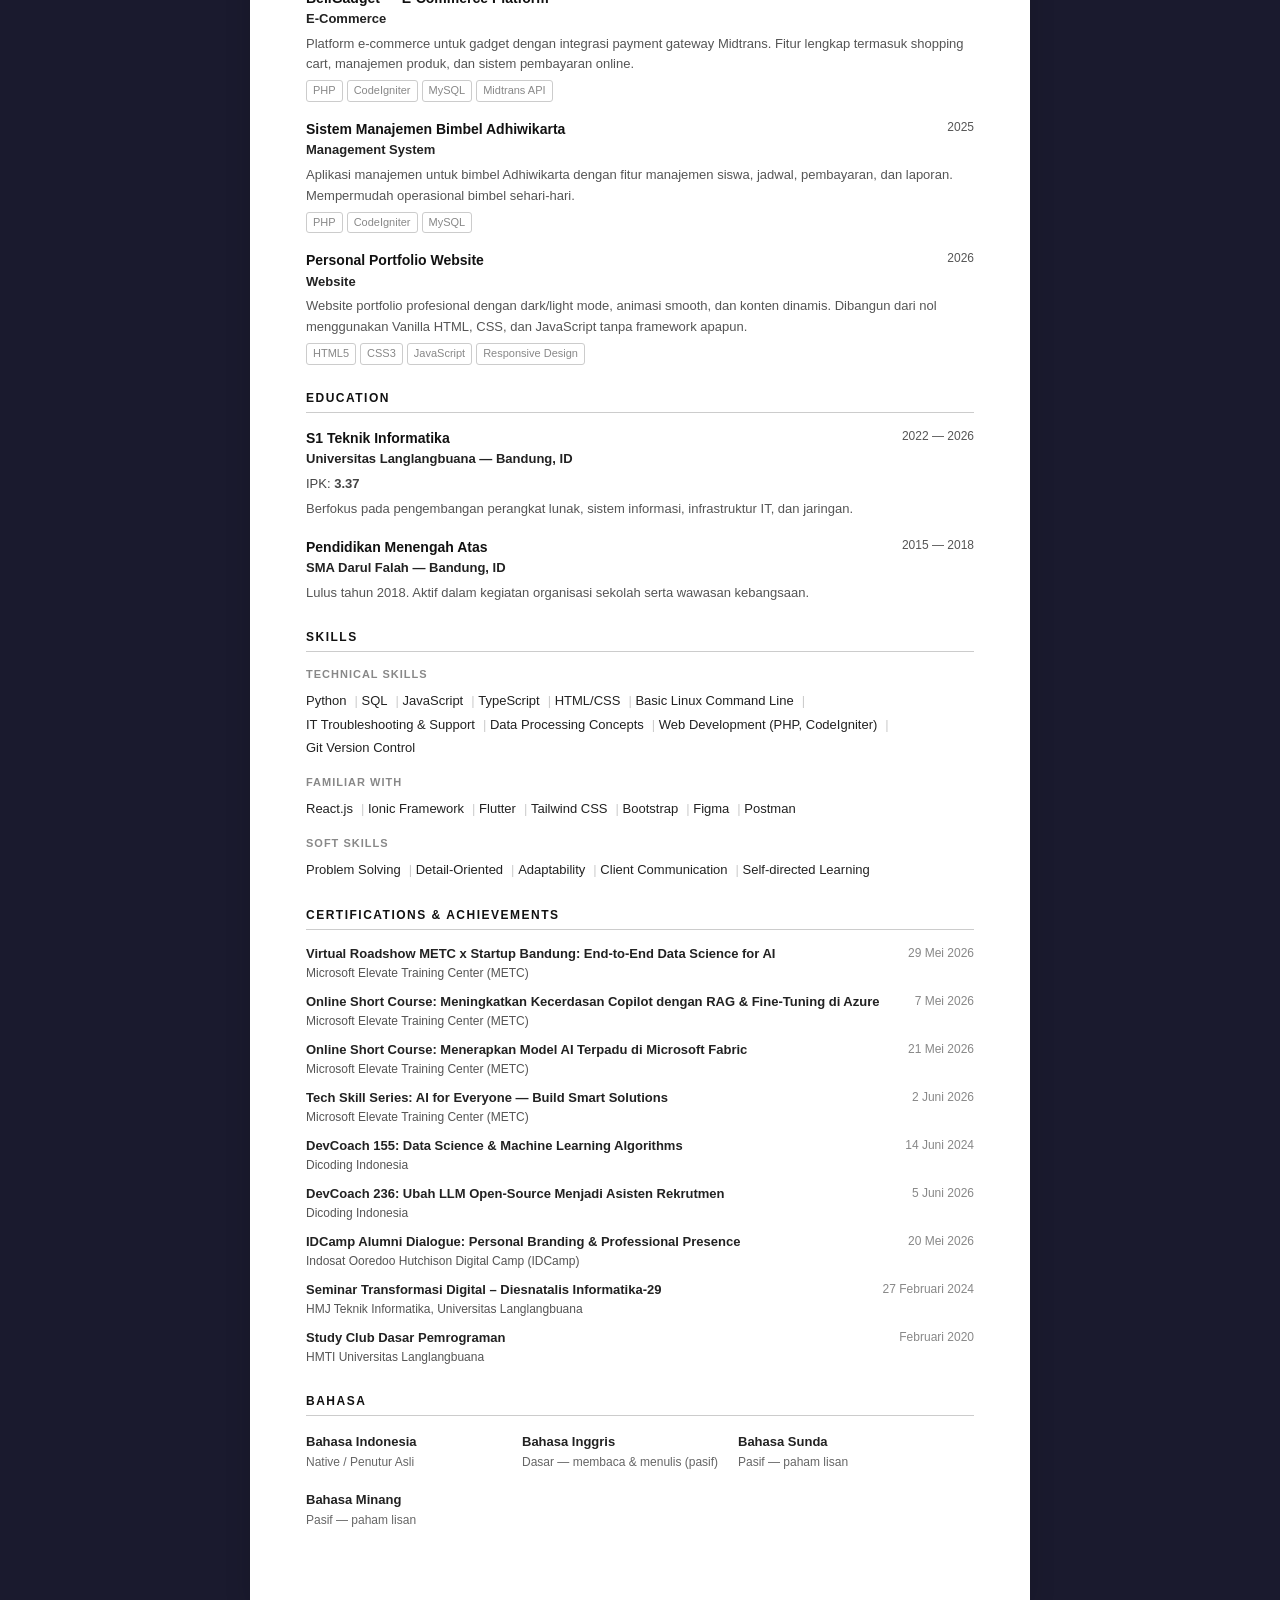
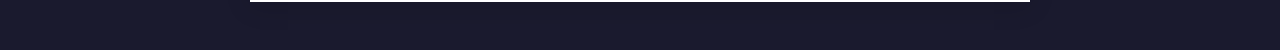
<file: cv.html>
<!DOCTYPE html>
<html lang="id">
<head>
  <meta charset="UTF-8">
  <meta name="viewport" content="width=device-width, initial-scale=1.0">
  <title>Hasbial Jamil Mardia Putra — CV ATS | Fresh Graduate Teknik Informatika</title>
  <meta name="description" content="Resume ATS Hasbial Jamil Mardia Putra — Fresh Graduate S1 Teknik Informatika Universitas Langlangbuana">
  <link rel="stylesheet" href="css/cv.css">
  <style>
    .print-controls {
      position: fixed;
      top: 0;
      left: 0;
      right: 0;
      display: flex;
      gap: 10px;
      z-index: 999;
      background: #1a1a2e;
      padding: 12px 24px;
      border-bottom: 2px solid #0f3460;
    }
    .btn-print {
      background: #e94560;
      color: white;
      border: none;
      padding: 10px 20px;
      border-radius: 6px;
      cursor: pointer;
      font-size: 14px;
      font-weight: 600;
    }
    .btn-back {
      background: #222;
      color: white;
      text-decoration: none;
      padding: 10px 20px;
      border-radius: 6px;
      font-size: 14px;
      font-weight: 600;
    }
    @media print {
      .print-controls { display: none !important; }
    }
  </style>
</head>
<body>

  <div class="print-controls">
    <button onclick="window.print()" class="btn-print">🖨️ Print / Save as PDF</button>
    <a href="index.html" class="btn-back">← Kembali</a>
  </div>

  <div class="cv-container">

    <header class="cv-header">
      <h1 id="cv-name">Hasbial Jamil Mardia Putra</h1>
      <p id="cv-contact" class="cv-contact-info"></p>
      <div id="cv-socials" class="cv-socials"></div>
    </header>

    <section class="cv-section">
      <h2 class="cv-section-title">Summary</h2>
      <div id="cv-summary"></div>
    </section>

    <section class="cv-section">
      <h2 class="cv-section-title">Publikasi Ilmiah</h2>
      <div id="cv-publications"></div>
    </section>

    <section class="cv-section">
      <h2 class="cv-section-title">Experience</h2>
      <div id="cv-experience"></div>
    </section>

    <section class="cv-section">
      <h2 class="cv-section-title">Projects</h2>
      <div id="cv-projects"></div>
    </section>

    <section class="cv-section">
      <h2 class="cv-section-title">Education</h2>
      <div id="cv-education"></div>
    </section>

    <section class="cv-section">
      <h2 class="cv-section-title">Skills</h2>
      <div id="cv-skills"></div>
    </section>

    <section class="cv-section">
      <h2 class="cv-section-title">Certifications &amp; Achievements</h2>
      <div id="cv-certificates"></div>
    </section>

    <section class="cv-section">
      <h2 class="cv-section-title">Bahasa</h2>
      <div id="cv-languages"></div>
    </section>

  </div>

  <script src="js/data.js"></script>
  <script src="js/cv.js"></script>

</body>
</html>
</file>
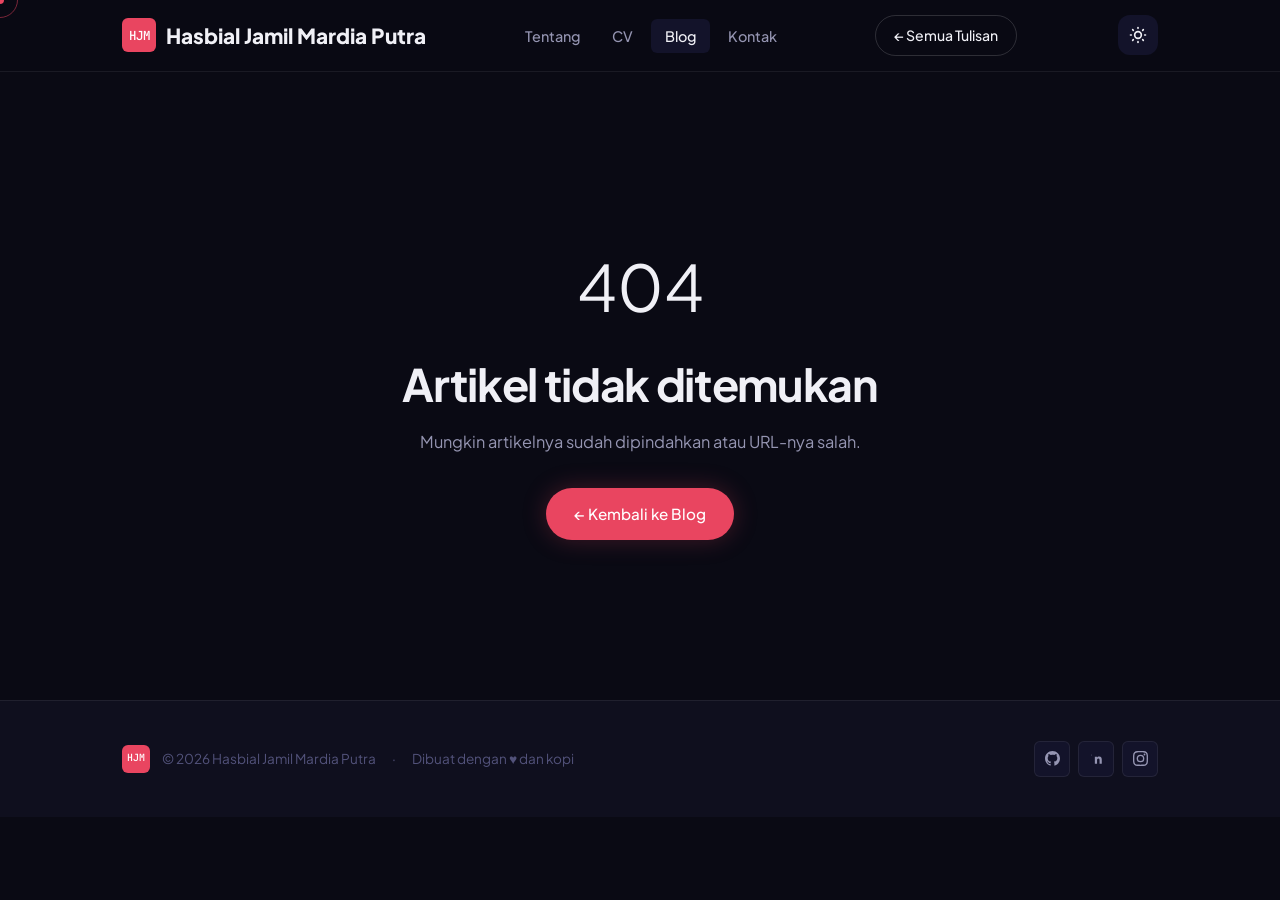
<file: blog/post.html>
<!DOCTYPE html>
<html lang="id">
<head>
  <meta charset="UTF-8" />
  <meta name="viewport" content="width=device-width, initial-scale=1.0" />

  <!-- Title & meta diisi JS dari data.js -->
  <title>Artikel — Hasbial Jamil M.P</title>
  <meta name="description" content="" />
  <meta name="author" content="Hasbial Jamil M.P" />

  <link rel="icon" href="data:image/svg+xml,<svg xmlns='http://www.w3.org/2000/svg' viewBox='0 0 100 100'><rect width='100' height='100' rx='16' fill='%23e94560'/><text x='50' y='68' text-anchor='middle' font-family='Arial' font-weight='bold' font-size='42' fill='white'>H</text></svg>" />

  <link rel="stylesheet" href="../css/style.css" />
  <link rel="stylesheet" href="../css/blog.css" />
</head>
<body>

  <!-- Custom Cursor -->
  <div class="cursor-dot"  aria-hidden="true"></div>
  <div class="cursor-ring" aria-hidden="true"></div>
  <div class="scroll-progress" aria-hidden="true"></div>

  <!-- ============================================================
       NAVIGATION
       ============================================================ -->
  <nav class="nav scrolled" role="navigation" aria-label="Navigasi utama">
    <div class="nav-inner">
      <a href="../index.html" class="nav-logo">
        <div class="logo-mark">HJM</div>
        <span class="logo-text">Hasbial Jamil M.P</span>
      </a>

      <ul class="nav-links" role="list">
        <li><a href="../index.html#about"      class="nav-link">Tentang</a></li>
        <li><a href="../index.html#experience" class="nav-link">CV</a></li>
        <li><a href="index.html"               class="nav-link active">Blog</a></li>
        <li><a href="../index.html#contact"    class="nav-link">Kontak</a></li>
      </ul>

      <a href="index.html" class="nav-cta">← Semua Tulisan</a>
      <button class="theme-toggle" id="theme-toggle" aria-label="Toggle theme" title="Switch between dark and light mode">
        <svg class="theme-icon-sun" width="20" height="20" fill="none" viewBox="0 0 24 24" stroke="currentColor" stroke-width="2" aria-hidden="true">
          <path stroke-linecap="round" stroke-linejoin="round" d="M12 3v1m0 16v1m9-9h-1M4 12H3m15.364 6.364l-.707-.707M6.343 6.343l-.707-.707m12.728 0l-.707.707M6.343 17.657l-.707.707M16 12a4 4 0 11-8 0 4 4 0 018 0z"/>
        </svg>
        <svg class="theme-icon-moon" width="20" height="20" fill="none" viewBox="0 0 24 24" stroke="currentColor" stroke-width="2" aria-hidden="true" style="display:none">
          <path stroke-linecap="round" stroke-linejoin="round" d="M20.354 15.354A9 9 0 018.646 3.646 9.003 9.003 0 0012 21a9.003 9.003 0 008.354-5.646z"/>
        </svg>
      </button>
      <button class="nav-toggle" id="nav-toggle" aria-label="Toggle menu">
        <span></span><span></span><span></span>
      </button>
    </div>
  </nav>

  <!-- Mobile Menu -->
  <div class="mobile-menu" id="mobile-menu">
    <a href="../index.html"            class="mobile-link">Beranda</a>
    <a href="../index.html#about"      class="mobile-link">Tentang Saya</a>
    <a href="../index.html#experience" class="mobile-link">CV</a>
    <a href="index.html"               class="mobile-link" style="color:var(--color-primary)">Blog</a>
    <a href="../index.html#contact"    class="mobile-link">Kontak</a>
  </div>


  <!-- ============================================================
       POST DETAIL PAGE
       ============================================================ -->
  <div class="post-page" id="post-detail-page">

    <main>

      <!-- Post Hero -->
      <header class="post-hero" aria-label="Header artikel">
        <!-- Background gradient (diisi JS) -->
        <div class="post-hero-bg" id="post-hero-bg" aria-hidden="true"></div>

        <div class="container">
          <!-- Back link -->
          <a href="index.html" class="back-link">
            <svg fill="none" viewBox="0 0 24 24" stroke="currentColor" stroke-width="2" aria-hidden="true">
              <path d="M19 12H5M12 5l-7 7 7 7"/>
            </svg>
            Kembali ke Blog
          </a>

          <!-- Category (diisi JS) -->
          <span class="post-category" id="post-hero-category">—</span>

          <!-- Title (diisi JS) -->
          <h1 id="post-hero-title">Memuat artikel...</h1>

          <!-- Meta (diisi JS) -->
          <div class="post-meta" role="contentinfo">
            <span id="post-date">—</span>
            <div class="post-meta-dot" aria-hidden="true"></div>
            <span id="post-read-time">— baca</span>
          </div>
        </div>
      </header>

      <!-- Article Body -->
      <div class="post-body">
        <div class="post-body-inner">

          <!-- Article content (diisi JS) -->
          <article class="article-content" id="article-content" aria-label="Isi artikel">
            <!-- Diisi JS dari data.js -->
          </article>

          <!-- Post Navigation (diisi JS) -->
          <nav class="post-nav" id="post-nav" aria-label="Navigasi artikel">
            <!-- Diisi JS -->
          </nav>

          <!-- Back to blog -->
          <div style="text-align:center;margin-top:48px;padding-top:48px;border-top:1px solid var(--color-border)">
            <a href="index.html" class="btn btn-outline">
              ← Kembali ke semua tulisan
            </a>
          </div>

        </div>
      </div>

    </main>

  </div><!-- /post-detail-page -->


  <!-- ============================================================
       FOOTER
       ============================================================ -->
  <footer role="contentinfo">
    <div class="footer-inner">
      <div class="footer-left">
        <div class="logo-mark" style="width:28px;height:28px;font-size:0.62rem">HJM</div>
        <span id="footer-name">© 2026 Hasbial Jamil M.P</span>
        <span style="margin:0 4px">·</span>
        <span>Dibuat dengan ♥ dan kopi</span>
      </div>
      <div class="footer-right" id="footer-socials"></div>
    </div>
  </footer>


  <!-- Scripts -->
  <script src="../js/data.js"></script>
  <script src="../js/main.js"></script>
  <script src="../js/blog.js"></script>

</body>
</html>
</file>
<file: css/style.css>
/**
 * style.css — Design System Utama
 * =================================
 * Menggunakan CSS Custom Properties (variabel) untuk konsistensi.
 * Tipografi: Syne (heading) + Inter (body) dari Google Fonts.
 */

/* ============================================================
   IMPORT FONTS
   ============================================================ */
@import url('https://fonts.googleapis.com/css2?family=Plus+Jakarta+Sans:ital,wght@0,300..800;1,300..800&family=Lora:ital,wght@0,400..700;1,400..700&family=JetBrains+Mono:wght@400;500&display=swap');

/* ============================================================
   CSS CUSTOM PROPERTIES (DESIGN TOKENS)
   ============================================================ */
:root {
  /* Colors - Dark Theme (Default) */
  --color-bg:         #0a0a14;
  --color-bg-2:       #0f0f1e;
  --color-surface:    #13132a;
  --color-surface-2:  #1a1a35;
  --color-border:     rgba(255, 255, 255, 0.07);
  --color-border-hover: rgba(255, 255, 255, 0.15);

  --color-primary:    #e94560;
  --color-primary-glow: rgba(233, 69, 96, 0.25);
  --color-accent:     #f5a623;
  --color-accent-glow: rgba(245, 166, 35, 0.2);
  --color-blue:       #4a9eff;
  --color-blue-glow:  rgba(74, 158, 255, 0.2);

  --color-text:       #f0f0f6;
  --color-text-muted: #9595b2;
  --color-text-faint: #52527a;

  /* Typography */
  --font-heading: 'Plus Jakarta Sans', sans-serif;
  --font-body:    'Plus Jakarta Sans', sans-serif;
  --font-serif:   'Lora', serif;
  --font-mono:    'JetBrains Mono', monospace;

  /* Sizing */
  --radius-sm:    6px;
  --radius-md:    12px;
  --radius-lg:    20px;
  --radius-full:  999px;

  /* Transitions */
  --transition-fast:   100ms cubic-bezier(0.4, 0, 0.2, 1);
  --transition-base:   200ms cubic-bezier(0.4, 0, 0.2, 1);
  --transition-slow:   400ms cubic-bezier(0.4, 0, 0.2, 1);

  /* Layout */
  --max-width:    1100px;
  --section-gap:  120px;
  --nav-height:   72px;
}

/* Light Theme */
.light-theme {
  --color-bg:         #ffffff;
  --color-bg-2:       #f8f9fa;
  --color-surface:    #f0f0f5;
  --color-surface-2:  #e9e9f0;
  --color-border:     rgba(0, 0, 0, 0.1);
  --color-border-hover: rgba(0, 0, 0, 0.2);

  --color-primary:    #e94560;
  --color-primary-glow: rgba(233, 69, 96, 0.15);
  --color-accent:     #f5a623;
  --color-accent-glow: rgba(245, 166, 35, 0.15);
  --color-blue:       #4a9eff;
  --color-blue-glow:  rgba(74, 158, 255, 0.15);

  --color-text:       #1a1a2e;
  --color-text-muted: #5a5a7a;
  --color-text-faint: #8a8a9a;
}

/* ============================================================
   RESET & BASE
   ============================================================ */
*, *::before, *::after {
  box-sizing: border-box;
  margin: 0;
  padding: 0;
}

html {
  scroll-behavior: smooth;
  font-size: 16px;
}

body {
  font-family: var(--font-body);
  background-color: var(--color-bg);
  color: var(--color-text);
  line-height: 1.7;
  overflow-x: hidden;
  cursor: none; /* Sembunyikan cursor default untuk custom cursor */
}

/* Restore cursor di mobile */
@media (pointer: coarse) {
  body { cursor: auto; }
}

img { max-width: 100%; height: auto; display: block; }
a { text-decoration: none; color: inherit; }
ul { list-style: none; }
button { cursor: pointer; border: none; background: none; font-family: var(--font-body); }

/* ============================================================
   CUSTOM CURSOR (Signature Element)
   ============================================================ */
.cursor-dot {
  width: 8px;
  height: 8px;
  background: var(--color-primary);
  border-radius: 50%;
  position: fixed;
  top: 0; left: 0;
  pointer-events: none;
  z-index: 9999;
  transform: translate(-50%, -50%);
  transition: transform 0.1s ease, background 0.2s ease, width 0.2s ease, height 0.2s ease;
  mix-blend-mode: normal;
}

.cursor-ring {
  width: 36px;
  height: 36px;
  border: 1.5px solid rgba(233, 69, 96, 0.5);
  border-radius: 50%;
  position: fixed;
  top: 0; left: 0;
  pointer-events: none;
  z-index: 9998;
  transform: translate(-50%, -50%);
  transition: transform 0.12s ease, width 0.25s ease, height 0.25s ease, border-color 0.25s ease, opacity 0.25s ease;
}

body.cursor-hover .cursor-dot {
  width: 12px;
  height: 12px;
  background: var(--color-accent);
}
body.cursor-hover .cursor-ring {
  width: 52px;
  height: 52px;
  border-color: rgba(245, 166, 35, 0.4);
}

/* ============================================================
   SCROLL PROGRESS BAR
   ============================================================ */
.scroll-progress {
  position: fixed;
  top: 0;
  left: 0;
  width: 0%;
  height: 2px;
  background: linear-gradient(90deg, var(--color-primary), var(--color-accent));
  z-index: 10000;
  transition: width 0.05s linear;
}

/* ============================================================
   TYPOGRAPHY
   ============================================================ */
h1, h2, h3, h4, h5 {
  font-family: var(--font-heading);
  font-weight: 700;
  line-height: 1.2;
  letter-spacing: -0.025em;
  color: var(--color-text);
}

h1 { font-size: clamp(2.8rem, 6vw, 5rem); font-weight: 800; letter-spacing: -0.04em; }
h2 { font-size: clamp(1.8rem, 3.5vw, 2.8rem); letter-spacing: -0.03em; }
h3 { font-size: clamp(1.2rem, 2vw, 1.5rem); letter-spacing: -0.02em; }

p { color: var(--color-text-muted); line-height: 1.8; font-size: 1.02rem; }

.section-label {
  font-family: var(--font-mono);
  font-size: 0.78rem;
  letter-spacing: 0.15em;
  text-transform: uppercase;
  color: var(--color-primary);
  display: flex;
  align-items: center;
  gap: 10px;
  margin-bottom: 12px;
}
.section-label::before {
  content: '';
  width: 32px;
  height: 1px;
  background: var(--color-primary);
}

/* ============================================================
   LAYOUT UTILITIES
   ============================================================ */
.container {
  max-width: var(--max-width);
  margin: 0 auto;
  padding: 0 32px;
}

section {
  padding: var(--section-gap) 0;
}

.grid-2 {
  display: grid;
  grid-template-columns: 1fr 1fr;
  gap: 48px;
  align-items: start;
}

/* ============================================================
   BUTTONS
   ============================================================ */
.btn {
  display: inline-flex;
  align-items: center;
  gap: 8px;
  padding: 13px 28px;
  border-radius: var(--radius-full);
  font-family: var(--font-body);
  font-weight: 500;
  font-size: 0.95rem;
  transition: var(--transition-base);
  position: relative;
  overflow: hidden;
}

.btn-primary {
  background: var(--color-primary);
  color: #fff;
  box-shadow: 0 0 24px var(--color-primary-glow);
}
.btn-primary:hover {
  background: #ff5a75;
  box-shadow: 0 0 36px rgba(233, 69, 96, 0.45);
  transform: translateY(-2px);
}

.btn-outline {
  border: 1.5px solid var(--color-border-hover);
  color: var(--color-text);
}
.btn-outline:hover {
  border-color: var(--color-primary);
  color: var(--color-primary);
  transform: translateY(-2px);
}

/* ============================================================
   NAVIGATION
   ============================================================ */
.nav {
  position: fixed;
  top: 0;
  left: 0;
  right: 0;
  z-index: 100;
  height: var(--nav-height);
  display: flex;
  align-items: center;
  transition: var(--transition-base);
}

.nav.scrolled {
  background: rgba(10, 10, 20, 0.92);
  backdrop-filter: blur(20px);
  -webkit-backdrop-filter: blur(20px);
  border-bottom: 1px solid var(--color-border);
}

.nav-inner {
  max-width: var(--max-width);
  margin: 0 auto;
  padding: 0 32px;
  width: 100%;
  display: flex;
  align-items: center;
  justify-content: space-between;
}

.nav-logo {
  font-family: var(--font-heading);
  font-size: 1.3rem;
  font-weight: 800;
  color: var(--color-text);
  display: flex;
  align-items: center;
  gap: 10px;
  transition: var(--transition-fast);
}
.nav-logo:hover { color: var(--color-primary); }

.logo-mark {
  width: 34px;
  height: 34px;
  background: var(--color-primary);
  color: white;
  border-radius: var(--radius-sm);
  display: flex;
  align-items: center;
  justify-content: center;
  font-size: 0.78rem;
  font-family: var(--font-mono);
  font-weight: 500;
  letter-spacing: 0;
}

.nav-links {
  display: flex;
  align-items: center;
  gap: 4px;
}

.nav-link {
  font-size: 0.9rem;
  font-weight: 500;
  color: var(--color-text-muted);
  padding: 8px 14px;
  border-radius: var(--radius-sm);
  transition: var(--transition-fast);
  position: relative;
}
.nav-link:hover,
.nav-link.active {
  color: var(--color-text);
  background: var(--color-surface);
}
.nav-link.active::after {
  display: none;
}

.nav-cta {
  font-size: 0.88rem;
  font-weight: 500;
  color: var(--color-text);
  padding: 8px 18px;
  border: 1.5px solid var(--color-border-hover);
  border-radius: var(--radius-full);
  transition: var(--transition-fast);
}
.nav-cta:hover {
  border-color: var(--color-primary);
  color: var(--color-primary);
}

/* Language Toggle Button */
.lang-toggle {
  font-size: 0.78rem;
  font-weight: 700;
  letter-spacing: 1px;
  color: var(--color-text-muted);
  padding: 5px 10px;
  border: 1.5px solid var(--color-border);
  border-radius: var(--radius-full);
  background: transparent;
  cursor: pointer;
  transition: var(--transition-fast);
  line-height: 1;
}
.lang-toggle:hover,
.lang-toggle.active {
  border-color: var(--color-primary);
  color: var(--color-primary);
}

/* Hamburger (mobile) */
.nav-toggle {
  display: none;
  flex-direction: column;
  gap: 5px;
  width: 26px;
  padding: 4px;
}
.nav-toggle span {
  width: 100%;
  height: 2px;
  background: var(--color-text);
  border-radius: 2px;
  transition: var(--transition-base);
}
.nav-toggle.open span:nth-child(1) { transform: rotate(45deg) translate(5px, 5px); }
.nav-toggle.open span:nth-child(2) { opacity: 0; }
.nav-toggle.open span:nth-child(3) { transform: rotate(-45deg) translate(5px, -5px); }

/* Theme Toggle Button */
.theme-toggle {
  display: flex;
  align-items: center;
  justify-content: center;
  width: 40px;
  height: 40px;
  margin-left: 16px;
  border-radius: var(--radius-md);
  background: var(--color-surface);
  color: var(--color-text);
  transition: var(--transition-base);
  position: relative;
}
.theme-toggle:hover {
  background: var(--color-surface-2);
  transform: scale(1.05);
}
.theme-toggle svg {
  transition: var(--transition-base);
}
.theme-toggle .theme-icon-sun,
.theme-toggle .theme-icon-moon {
  position: absolute;
}
.light-theme .theme-toggle .theme-icon-sun {
  display: none;
}
.light-theme .theme-toggle .theme-icon-moon {
  display: block;
}

/* ============================================================
   HERO SECTION
   ============================================================ */
#hero {
  min-height: 100vh;
  display: flex;
  align-items: center;
  padding-top: var(--nav-height);
  position: relative;
  overflow: hidden;
}

/* Background noise texture */
#hero::before {
  content: '';
  position: absolute;
  inset: 0;
  background-image: url("data:image/svg+xml,%3Csvg viewBox='0 0 256 256' xmlns='http://www.w3.org/2000/svg'%3E%3Cfilter id='noise'%3E%3CfeTurbulence type='fractalNoise' baseFrequency='0.9' numOctaves='4' stitchTiles='stitch'/%3E%3C/filter%3E%3Crect width='100%25' height='100%25' filter='url(%23noise)' opacity='0.03'/%3E%3C/svg%3E");
  opacity: 0.4;
  pointer-events: none;
}

/* Gradient blob - SIGNATURE ELEMENT */
.hero-blob {
  position: absolute;
  border-radius: 50%;
  filter: blur(90px);
  opacity: 0.15;
  animation: none;
  pointer-events: none;
}
.hero-blob-1 {
  width: 600px;
  height: 600px;
  background: radial-gradient(circle, var(--color-primary) 0%, transparent 70%);
  top: -100px;
  right: -100px;
  animation-delay: 0s;
}
.hero-blob-2 {
  width: 400px;
  height: 400px;
  background: radial-gradient(circle, var(--color-accent) 0%, transparent 70%);
  bottom: 50px;
  left: -100px;
  animation-delay: -4s;
  opacity: 0.1;
}
.hero-blob-3 {
  width: 300px;
  height: 300px;
  background: radial-gradient(circle, var(--color-blue) 0%, transparent 70%);
  top: 40%;
  right: 30%;
  animation-delay: -8s;
  opacity: 0.08;
}

@keyframes blobFloat {
  0%, 100% { transform: translateY(0px) scale(1); }
  50% { transform: translateY(-15px) scale(1.02); }
}

.hero-content {
  position: relative;
  z-index: 2;
  max-width: 780px;
}

.hero-badge {
  display: inline-flex;
  align-items: center;
  gap: 8px;
  background: var(--color-surface);
  border: 1px solid var(--color-border);
  border-radius: var(--radius-full);
  padding: 7px 16px;
  margin-bottom: 32px;
  font-size: 0.82rem;
  color: var(--color-text-muted);
  opacity: 0;
  animation: fadeInUp 0.4s ease forwards 0.1s;
}

.hero-badge .dot {
  width: 7px;
  height: 7px;
  background: #4ade80;
  border-radius: 50%;
  box-shadow: 0 0 8px #4ade80;
  animation: pulse 2s ease-in-out infinite;
}

@keyframes pulse {
  0%, 100% { opacity: 1; }
  50% { opacity: 0.4; }
}

.hero-name {
  font-size: clamp(3.2rem, 7vw, 5.5rem);
  font-weight: 800;
  line-height: 1.05;
  margin-bottom: 8px;
  opacity: 0;
  animation: fadeInUp 0.4s ease forwards 0.2s;
}

.hero-name .highlight {
  background: linear-gradient(135deg, var(--color-primary), var(--color-accent));
  -webkit-background-clip: text;
  -webkit-text-fill-color: transparent;
  background-clip: text;
}

.hero-profession {
  font-size: clamp(1rem, 2vw, 1.3rem);
  color: var(--color-text-muted);
  font-weight: 400;
  margin-bottom: 24px;
  opacity: 0;
  animation: fadeInUp 0.4s ease forwards 0.3s;
  font-family: var(--font-mono);
}

.hero-profession::before {
  content: '// ';
  color: var(--color-text-faint);
}

.hero-tagline {
  font-size: clamp(1.05rem, 1.8vw, 1.25rem);
  color: var(--color-text-muted);
  max-width: 520px;
  margin-bottom: 40px;
  line-height: 1.7;
  opacity: 0;
  animation: fadeInUp 0.4s ease forwards 0.4s;
}

.hero-actions {
  display: flex;
  gap: 14px;
  flex-wrap: wrap;
  opacity: 0;
  animation: fadeInUp 0.4s ease forwards 0.5s;
}

.hero-scroll {
  position: absolute;
  bottom: 40px;
  left: 50%;
  transform: translateX(-50%);
  display: flex;
  flex-direction: column;
  align-items: center;
  gap: 8px;
  opacity: 0;
  animation: fadeInUp 0.4s ease forwards 0.6s;
  z-index: 2;
}

.hero-scroll span {
  font-size: 0.72rem;
  font-family: var(--font-mono);
  letter-spacing: 0.1em;
  color: var(--color-text-faint);
  text-transform: uppercase;
}

.scroll-line {
  width: 1px;
  height: 50px;
  background: linear-gradient(to bottom, var(--color-text-faint), transparent);
  animation: none;
  opacity: 0.5;
}

@keyframes scrollLine {
  0% { transform: scaleY(0); transform-origin: top; }
  50% { transform: scaleY(1); transform-origin: top; }
  51% { transform: scaleY(1); transform-origin: bottom; }
  100% { transform: scaleY(0); transform-origin: bottom; }
}

/* ============================================================
   REVEAL ANIMATIONS (Scroll-triggered)
   ============================================================ */
@keyframes fadeInUp {
  from { opacity: 0; transform: translateY(28px); }
  to   { opacity: 1; transform: translateY(0); }
}

.reveal {
  opacity: 0;
  transform: translateY(16px);
  transition: opacity 0.4s ease, transform 0.4s ease;
}
.reveal.revealed {
  opacity: 1;
  transform: translateY(0);
}
.reveal-delay-1 { transition-delay: 0.05s; }
.reveal-delay-2 { transition-delay: 0.1s; }
.reveal-delay-3 { transition-delay: 0.15s; }
.reveal-delay-4 { transition-delay: 0.2s; }

/* ============================================================
   SECTION DIVIDER
   ============================================================ */
.section-divider {
  height: 1px;
  background: linear-gradient(90deg, transparent, var(--color-border), transparent);
  margin: 0 32px;
}

/* ============================================================
   ABOUT SECTION
   ============================================================ */
#about {
  background: var(--color-bg-2);
}

.about-grid {
  display: grid;
  grid-template-columns: 1.1fr 0.9fr;
  gap: 80px;
  align-items: start;
}

.about-text h2 {
  margin-bottom: 28px;
}

.about-text p {
  margin-bottom: 18px;
}

.about-text p:last-child {
  margin-bottom: 0;
}

.about-values {
  display: flex;
  flex-direction: column;
  gap: 16px;
  margin-top: 40px;
}

.value-card {
  background: var(--color-surface);
  border: 1px solid var(--color-border);
  border-radius: var(--radius-md);
  padding: 20px 22px;
  display: flex;
  gap: 16px;
  align-items: flex-start;
  transition: var(--transition-base);
}
.value-card:hover {
  border-color: var(--color-border-hover);
  transform: translateX(4px);
}

.value-icon {
  font-size: 1.3rem;
  color: var(--color-primary);
  line-height: 1;
  margin-top: 2px;
  min-width: 20px;
}

.value-content h4 {
  font-family: var(--font-heading);
  font-size: 0.95rem;
  font-weight: 600;
  margin-bottom: 4px;
  color: var(--color-text);
}

.value-content p {
  font-size: 0.85rem;
  margin: 0;
}

.about-sidebar {
  position: sticky;
  top: calc(var(--nav-height) + 24px);
}

.profile-card {
  background: var(--color-surface);
  border: 1px solid var(--color-border);
  border-radius: var(--radius-lg);
  padding: 32px;
  margin-bottom: 24px;
}

.profile-avatar {
  width: 88px;
  height: 88px;
  border-radius: var(--radius-md);
  background: linear-gradient(135deg, var(--color-primary), var(--color-accent));
  display: flex;
  align-items: center;
  justify-content: center;
  font-family: var(--font-heading);
  font-size: 1.8rem;
  font-weight: 800;
  color: white;
  margin-bottom: 20px;
}

.profile-card h3 {
  font-size: 1.1rem;
  margin-bottom: 4px;
}

.profile-card .profession {
  font-size: 0.85rem;
  color: var(--color-text-muted);
  margin-bottom: 16px;
}

.profile-meta {
  display: flex;
  flex-direction: column;
  gap: 10px;
}

.meta-item {
  display: flex;
  align-items: center;
  gap: 10px;
  font-size: 0.85rem;
  color: var(--color-text-muted);
}

.meta-item svg {
  width: 15px;
  height: 15px;
  color: var(--color-primary);
  flex-shrink: 0;
}

.interests-card {
  background: var(--color-surface);
  border: 1px solid var(--color-border);
  border-radius: var(--radius-lg);
  padding: 24px;
}

.interests-card h4 {
  font-size: 0.85rem;
  color: var(--color-text-muted);
  margin-bottom: 14px;
  font-weight: 500;
  font-family: var(--font-mono);
  letter-spacing: 0.08em;
}

.interests-tags {
  display: flex;
  flex-wrap: wrap;
  gap: 8px;
}

.tag {
  font-size: 0.8rem;
  padding: 5px 12px;
  border-radius: var(--radius-full);
  background: var(--color-surface-2);
  border: 1px solid var(--color-border);
  color: var(--color-text-muted);
  transition: var(--transition-fast);
}
.tag:hover {
  border-color: var(--color-primary);
  color: var(--color-primary);
}

/* ============================================================
   EXPERIENCE / CV SECTION
   ============================================================ */
#experience {
  background: var(--color-bg);
}

.experience-grid {
  display: grid;
  grid-template-columns: 1fr 1.2fr;
  gap: 80px;
  align-items: start;
}

/* Skills Column */
.skills-section h3 {
  font-size: 1rem;
  color: var(--color-text-muted);
  font-weight: 500;
  margin-bottom: 24px;
  font-family: var(--font-mono);
}

.skill-item {
  margin-bottom: 20px;
}

.skill-header {
  display: flex;
  justify-content: space-between;
  align-items: center;
  margin-bottom: 8px;
}

.skill-name {
  font-size: 0.9rem;
  font-weight: 500;
  color: var(--color-text);
}

.skill-level {
  font-size: 0.78rem;
  font-family: var(--font-mono);
  color: var(--color-text-faint);
}

.skill-bar {
  height: 4px;
  background: var(--color-surface-2);
  border-radius: var(--radius-full);
  overflow: hidden;
}

.skill-bar-fill {
  height: 100%;
  border-radius: var(--radius-full);
  background: linear-gradient(90deg, var(--color-primary), var(--color-accent));
  width: 0%;
  transition: width 1.2s cubic-bezier(0.4, 0, 0.2, 1);
  box-shadow: 0 0 12px var(--color-primary-glow);
}

.skill-category-sep {
  font-size: 0.72rem;
  font-family: var(--font-mono);
  letter-spacing: 0.12em;
  text-transform: uppercase;
  color: var(--color-text-faint);
  margin: 28px 0 16px;
  padding-top: 16px;
  border-top: 1px solid var(--color-border);
}

/* Timeline Column */
.timeline {
  position: relative;
}

.timeline::before {
  content: '';
  position: absolute;
  left: 17px;
  top: 8px;
  bottom: 8px;
  width: 1px;
  background: linear-gradient(to bottom, var(--color-primary), transparent);
}

.timeline-item {
  display: grid;
  grid-template-columns: 38px 1fr;
  gap: 20px;
  margin-bottom: 40px;
  position: relative;
}

.timeline-dot {
  width: 38px;
  height: 38px;
  border-radius: 50%;
  border: 2px solid var(--color-border);
  background: var(--color-bg);
  display: flex;
  align-items: center;
  justify-content: center;
  flex-shrink: 0;
  transition: var(--transition-base);
  position: relative;
  z-index: 1;
}

.timeline-item:hover .timeline-dot {
  border-color: var(--color-primary);
  box-shadow: 0 0 16px var(--color-primary-glow);
}

.timeline-dot svg {
  width: 15px;
  height: 15px;
  color: var(--color-text-muted);
}

.timeline-item[data-type="work"] .timeline-dot { border-color: rgba(233, 69, 96, 0.3); }
.timeline-item[data-type="education"] .timeline-dot { border-color: rgba(74, 158, 255, 0.3); }
.timeline-item[data-type="milestone"] .timeline-dot { border-color: rgba(245, 166, 35, 0.3); }

.timeline-item[data-type="work"] .timeline-dot svg { color: var(--color-primary); }
.timeline-item[data-type="education"] .timeline-dot svg { color: var(--color-blue); }
.timeline-item[data-type="milestone"] .timeline-dot svg { color: var(--color-accent); }

.timeline-body {
  background: var(--color-surface);
  border: 1px solid var(--color-border);
  border-radius: var(--radius-md);
  padding: 20px 22px;
  transition: var(--transition-base);
}

.timeline-item:hover .timeline-body {
  border-color: var(--color-border-hover);
}

.timeline-meta {
  display: flex;
  align-items: center;
  gap: 8px;
  margin-bottom: 8px;
  flex-wrap: wrap;
}

.timeline-year {
  font-family: var(--font-mono);
  font-size: 0.75rem;
  color: var(--color-text-faint);
}

.timeline-type-badge {
  font-size: 0.7rem;
  padding: 2px 8px;
  border-radius: var(--radius-full);
  font-weight: 500;
}

.badge-work { background: rgba(233, 69, 96, 0.12); color: var(--color-primary); }
.badge-education { background: rgba(74, 158, 255, 0.12); color: var(--color-blue); }
.badge-milestone { background: rgba(245, 166, 35, 0.12); color: var(--color-accent); }

.timeline-title {
  font-size: 1rem;
  font-weight: 600;
  margin-bottom: 4px;
  color: var(--color-text);
}

.timeline-org {
  font-size: 0.85rem;
  color: var(--color-text-muted);
  margin-bottom: 10px;
}

.timeline-desc {
  font-size: 0.85rem;
  color: var(--color-text-muted);
  line-height: 1.6;
  margin-bottom: 12px;
}

.timeline-tags {
  display: flex;
  flex-wrap: wrap;
  gap: 6px;
}

.timeline-tag {
  font-size: 0.73rem;
  padding: 3px 10px;
  border-radius: var(--radius-full);
  background: var(--color-surface-2);
  color: var(--color-text-faint);
  border: 1px solid var(--color-border);
}

/* ============================================================
   PROJECTS SECTION
   ============================================================ */
#projects {
  padding: var(--section-gap) 0;
}

.projects-grid {
  display: grid;
  grid-template-columns: repeat(auto-fill, minmax(320px, 1fr));
  gap: 24px;
  margin-top: 48px;
}

.project-card {
  background: var(--color-surface);
  border: 1px solid var(--color-border);
  border-radius: var(--radius-lg);
  padding: 24px;
  transition: var(--transition-base);
  position: relative;
  overflow: hidden;
}

.project-card::before {
  content: '';
  position: absolute;
  top: 0; left: 0; right: 0;
  height: 3px;
  background: linear-gradient(90deg, var(--color-primary), var(--color-accent));
  opacity: 0;
  transition: var(--transition-fast);
}

.project-card:hover {
  border-color: var(--color-border-hover);
  transform: translateY(-4px);
  box-shadow: 0 12px 40px rgba(0,0,0,0.3);
}

.project-card:hover::before {
  opacity: 1;
}

.project-category {
  font-family: var(--font-mono);
  font-size: 0.75rem;
  color: var(--color-primary);
  text-transform: uppercase;
  letter-spacing: 0.1em;
  margin-bottom: 12px;
}

.project-title {
  font-size: 1.25rem;
  font-weight: 700;
  color: var(--color-text);
  margin-bottom: 12px;
  line-height: 1.3;
}

.project-description {
  color: var(--color-text-muted);
  font-size: 0.95rem;
  line-height: 1.6;
  margin-bottom: 20px;
}

.project-tech {
  display: flex;
  flex-wrap: wrap;
  gap: 8px;
  margin-bottom: 20px;
}

.project-tech span {
  font-family: var(--font-mono);
  font-size: 0.75rem;
  padding: 4px 10px;
  background: var(--color-bg-2);
  color: var(--color-text-muted);
  border-radius: var(--radius-sm);
  border: 1px solid var(--color-border);
}

.project-footer {
  display: flex;
  align-items: center;
  justify-content: space-between;
  padding-top: 16px;
  border-top: 1px solid var(--color-border);
}

.project-year {
  font-family: var(--font-mono);
  font-size: 0.8rem;
  color: var(--color-text-faint);
}

.project-links {
  display: flex;
  gap: 12px;
}

.project-links a {
  color: var(--color-text-muted);
  transition: var(--transition-fast);
}

.project-links a:hover {
  color: var(--color-primary);
}

/* ============================================================
   CERTIFICATES SECTION
   ============================================================ */
#certificates {
  background: var(--color-bg-2);
}

.cert-filter-row {
  display: flex;
  align-items: center;
  gap: 8px;
  flex-wrap: wrap;
}

.cert-filter-btn {
  font-size: 0.8rem;
  padding: 6px 14px;
  border-radius: var(--radius-full);
  border: 1px solid var(--color-border);
  background: transparent;
  color: var(--color-text-muted);
  cursor: pointer;
  transition: var(--transition-fast);
  font-family: var(--font-body);
}
.cert-filter-btn:hover,
.cert-filter-btn.active {
  border-color: var(--color-primary);
  color: var(--color-primary);
  background: var(--color-primary-glow);
}

.cert-grid {
  display: grid;
  grid-template-columns: repeat(3, 1fr);
  gap: 16px;
}

.cert-card {
  background: var(--color-surface);
  border: 1px solid var(--color-border);
  border-radius: var(--radius-md);
  padding: 22px 20px;
  display: flex;
  flex-direction: column;
  gap: 10px;
  transition: var(--transition-base);
  position: relative;
  overflow: hidden;
}
.cert-card::before {
  content: '';
  position: absolute;
  top: 0; left: 0; right: 0;
  height: 2px;
  background: linear-gradient(90deg, var(--color-primary), var(--color-accent));
  opacity: 0;
  transition: var(--transition-fast);
}
.cert-card:hover {
  border-color: var(--color-border-hover);
  transform: translateY(-4px);
  box-shadow: 0 12px 40px rgba(0,0,0,0.3);
}
.cert-card:hover::before {
  opacity: 1;
}

.cert-card-top {
  display: flex;
  align-items: flex-start;
  justify-content: space-between;
  gap: 8px;
}

.cert-icon {
  font-size: 1.6rem;
  line-height: 1;
  flex-shrink: 0;
}

.cert-category-badge {
  font-size: 0.68rem;
  font-family: var(--font-mono);
  letter-spacing: 0.08em;
  text-transform: uppercase;
  padding: 3px 9px;
  border-radius: var(--radius-full);
  font-weight: 500;
}
.cert-cat-teknologi    { background: rgba(74,158,255,0.12);  color: var(--color-blue); }
.cert-cat-kepemimpinan { background: rgba(245,166,35,0.12);  color: var(--color-accent); }
.cert-cat-pelatihan    { background: rgba(233,69,96,0.12);   color: var(--color-primary); }
.cert-cat-penghargaan  { background: rgba(74,255,150,0.1);   color: #4aff96; }

.cert-title {
  font-size: 0.88rem;
  font-weight: 600;
  color: var(--color-text);
  line-height: 1.4;
  flex: 1;
}

.cert-issuer {
  font-size: 0.78rem;
  color: var(--color-text-muted);
  line-height: 1.4;
}

.cert-card-footer {
  display: flex;
  align-items: center;
  justify-content: space-between;
  padding-top: 10px;
  border-top: 1px solid var(--color-border);
  margin-top: auto;
}

.cert-year {
  font-size: 0.74rem;
  font-family: var(--font-mono);
  color: var(--color-text-faint);
}

.cert-link {
  font-size: 0.74rem;
  color: var(--color-primary);
  display: flex;
  align-items: center;
  gap: 4px;
  transition: var(--transition-fast);
  font-family: var(--font-mono);
}
.cert-link:hover { gap: 8px; }
.cert-link svg { width: 12px; height: 12px; }

@media (max-width: 1024px) {
  .cert-grid { grid-template-columns: repeat(2, 1fr); }
}
@media (max-width: 600px) {
  .cert-grid { grid-template-columns: 1fr; }
  .cert-filter-row { justify-content: flex-start; }
}

/* ============================================================
   BLOG PREVIEW SECTION
   ============================================================ */
#blog-preview {
  background: var(--color-bg-2);
}

.section-header {
  display: flex;
  justify-content: space-between;
  align-items: flex-end;
  margin-bottom: 56px;
}

.section-header .view-all {
  font-size: 0.88rem;
  color: var(--color-text-muted);
  display: flex;
  align-items: center;
  gap: 6px;
  transition: var(--transition-fast);
  font-family: var(--font-mono);
}
.section-header .view-all:hover {
  color: var(--color-primary);
  gap: 10px;
}

.blog-grid {
  display: grid;
  grid-template-columns: repeat(3, 1fr);
  gap: 24px;
}

.post-card {
  background: var(--color-surface);
  border: 1px solid var(--color-border);
  border-radius: var(--radius-lg);
  padding: 28px;
  display: flex;
  flex-direction: column;
  transition: var(--transition-base);
  cursor: pointer;
  text-decoration: none;
  color: inherit;
}

.post-card:hover {
  border-color: var(--color-border-hover);
  transform: translateY(-6px);
  box-shadow: 0 20px 60px rgba(0, 0, 0, 0.4);
}

.post-card-top {
  display: flex;
  justify-content: space-between;
  align-items: flex-start;
  margin-bottom: 20px;
}

.post-category {
  font-size: 0.75rem;
  font-family: var(--font-mono);
  letter-spacing: 0.08em;
  text-transform: uppercase;
  color: var(--color-primary);
}

.post-read-time {
  font-size: 0.75rem;
  color: var(--color-text-faint);
  font-family: var(--font-mono);
}

.post-card h3 {
  font-size: 1.05rem;
  margin-bottom: 12px;
  line-height: 1.4;
  flex: 1;
  transition: var(--transition-fast);
}
.post-card:hover h3 { color: var(--color-primary); }

.post-excerpt {
  font-size: 0.85rem;
  color: var(--color-text-muted);
  line-height: 1.7;
  flex: 1;
  margin-bottom: 24px;
}

.post-card-footer {
  display: flex;
  align-items: center;
  justify-content: space-between;
  padding-top: 20px;
  border-top: 1px solid var(--color-border);
  margin-top: auto;
}

.post-date {
  font-size: 0.78rem;
  color: var(--color-text-faint);
  font-family: var(--font-mono);
}

.post-arrow {
  width: 28px;
  height: 28px;
  border-radius: 50%;
  border: 1px solid var(--color-border);
  display: flex;
  align-items: center;
  justify-content: center;
  color: var(--color-text-faint);
  transition: var(--transition-fast);
}
.post-card:hover .post-arrow {
  background: var(--color-primary);
  border-color: var(--color-primary);
  color: white;
}

/* ============================================================
   CONTACT SECTION
   ============================================================ */
#contact {
  background: var(--color-bg);
}

.contact-grid {
  display: grid;
  grid-template-columns: 1fr 1fr;
  gap: 80px;
  align-items: start;
}

.contact-info h2 {
  margin-bottom: 16px;
}

.contact-info > p {
  margin-bottom: 40px;
}

.contact-links {
  display: flex;
  flex-direction: column;
  gap: 12px;
}

.contact-link {
  display: flex;
  align-items: center;
  gap: 14px;
  padding: 14px 18px;
  background: var(--color-surface);
  border: 1px solid var(--color-border);
  border-radius: var(--radius-md);
  transition: var(--transition-base);
  font-size: 0.9rem;
  color: var(--color-text-muted);
}

.contact-link:hover {
  border-color: var(--color-primary);
  color: var(--color-text);
  transform: translateX(6px);
}

.contact-link-icon {
  width: 36px;
  height: 36px;
  border-radius: var(--radius-sm);
  background: var(--color-surface-2);
  display: flex;
  align-items: center;
  justify-content: center;
  flex-shrink: 0;
}

.contact-link-icon svg {
  width: 16px;
  height: 16px;
}

/* Contact Form */
.contact-form {
  background: var(--color-surface);
  border: 1px solid var(--color-border);
  border-radius: var(--radius-lg);
  padding: 36px;
}

.contact-form h3 {
  font-size: 1.1rem;
  margin-bottom: 24px;
}

.form-group {
  margin-bottom: 18px;
}

.form-group label {
  display: block;
  font-size: 0.82rem;
  font-weight: 500;
  color: var(--color-text-muted);
  margin-bottom: 8px;
}

.form-group input,
.form-group textarea {
  width: 100%;
  background: var(--color-bg);
  border: 1px solid var(--color-border);
  border-radius: var(--radius-sm);
  padding: 12px 16px;
  font-family: var(--font-body);
  font-size: 0.9rem;
  color: var(--color-text);
  transition: var(--transition-fast);
  outline: none;
  resize: vertical;
}

.form-group input:focus,
.form-group textarea:focus {
  border-color: var(--color-primary);
  box-shadow: 0 0 0 3px var(--color-primary-glow);
}

.form-group textarea { min-height: 120px; }

.form-submit {
  width: 100%;
  padding: 13px;
  background: var(--color-primary);
  color: white;
  border: none;
  border-radius: var(--radius-sm);
  font-family: var(--font-body);
  font-size: 0.95rem;
  font-weight: 500;
  cursor: pointer;
  transition: var(--transition-base);
}
.form-submit:hover {
  background: #ff5a75;
  transform: translateY(-2px);
  box-shadow: 0 8px 24px var(--color-primary-glow);
}

.form-success {
  text-align: center;
  padding: 24px 0;
  display: none;
}
.form-success.show { display: block; }
.form-success .success-icon {
  font-size: 2.5rem;
  margin-bottom: 12px;
}
.form-success p { color: var(--color-text); }

/* ============================================================
   FOOTER
   ============================================================ */
footer {
  background: var(--color-bg-2);
  border-top: 1px solid var(--color-border);
  padding: 40px 0;
}

.footer-inner {
  max-width: var(--max-width);
  margin: 0 auto;
  padding: 0 32px;
  display: flex;
  align-items: center;
  justify-content: space-between;
}

.footer-left {
  display: flex;
  align-items: center;
  gap: 12px;
  font-size: 0.85rem;
  color: var(--color-text-faint);
}

.footer-right {
  display: flex;
  gap: 8px;
}

.social-btn {
  width: 36px;
  height: 36px;
  border-radius: var(--radius-sm);
  background: var(--color-surface);
  border: 1px solid var(--color-border);
  display: flex;
  align-items: center;
  justify-content: center;
  transition: var(--transition-fast);
  color: var(--color-text-muted);
}
.social-btn:hover {
  border-color: var(--color-primary);
  color: var(--color-primary);
  transform: translateY(-2px);
}
.social-btn svg { width: 15px; height: 15px; }

/* ============================================================
   MOBILE MENU
   ============================================================ */
.mobile-menu {
  display: none;
  position: fixed;
  top: var(--nav-height);
  left: 0;
  right: 0;
  background: rgba(10, 10, 20, 0.97);
  backdrop-filter: blur(20px);
  z-index: 99;
  padding: 24px 32px;
  border-bottom: 1px solid var(--color-border);
  flex-direction: column;
  gap: 4px;
  transform: translateY(-20px);
  opacity: 0;
  transition: var(--transition-base);
}
.mobile-menu.open {
  display: flex;
  transform: translateY(0);
  opacity: 1;
}
.mobile-link {
  font-size: 1.1rem;
  color: var(--color-text-muted);
  padding: 12px 16px;
  border-radius: var(--radius-sm);
  transition: var(--transition-fast);
  font-weight: 500;
}
.mobile-link:hover { color: var(--color-text); background: var(--color-surface); }

/* ============================================================
   RESPONSIVE
   ============================================================ */
@media (max-width: 1024px) {
  .about-grid,
  .experience-grid,
  .contact-grid {
    grid-template-columns: 1fr;
    gap: 48px;
  }

  .about-sidebar {
    position: static;
    display: grid;
    grid-template-columns: 1fr 1fr;
    gap: 16px;
  }

  .blog-grid {
    grid-template-columns: repeat(2, 1fr);
  }
}

@media (max-width: 768px) {
  :root {
    --section-gap: 80px;
  }

  .container { padding: 0 20px; }

  .nav-links,
  .nav-cta { display: none; }
  .nav-toggle { display: flex; }

  .hero-actions { flex-direction: column; }
  .btn { width: fit-content; }

  .blog-grid { grid-template-columns: 1fr; }

  .about-sidebar {
    grid-template-columns: 1fr;
  }

  .section-header {
    flex-direction: column;
    align-items: flex-start;
    gap: 16px;
  }

  .footer-inner {
    flex-direction: column;
    gap: 24px;
    text-align: center;
  }

  .timeline::before { display: none; }

  .grid-2 { grid-template-columns: 1fr; }
}

@media (max-width: 480px) {
  h1 { font-size: 2.4rem; }
  h2 { font-size: 1.8rem; }

  .contact-form { padding: 24px 20px; }
  .profile-card { padding: 24px; }
}

/* Typewriter Cursor */
.cursor-blink {
  display: inline-block;
  margin-left: 2px;
  font-weight: 300;
  color: var(--color-primary);
  animation: blink 0.8s infinite;
}

@keyframes blink {
  0%, 100% { opacity: 1; }
  50% { opacity: 0; }
}

/* Hero Stats Block */
.hero-stats {
  display: grid;
  grid-template-columns: repeat(3, 1fr);
  gap: 20px;
  margin-top: 40px;
  padding-top: 32px;
  border-top: 1px solid var(--color-border);
}

.stat-card {
  background: var(--color-surface-hover);
  padding: 20px 24px;
  border-radius: var(--radius-lg);
  border: 1px solid var(--color-border);
  transition: var(--transition-base);
  text-align: left;
}

.stat-card:hover {
  border-color: var(--color-primary);
  transform: translateY(-3px);
  box-shadow: var(--shadow-glow);
}

.stat-number {
  font-size: 2.2rem;
  font-weight: 700;
  font-family: var(--font-mono);
  color: var(--color-primary);
  line-height: 1;
  margin-bottom: 6px;
}

.stat-label {
  font-size: 0.85rem;
  color: var(--color-text-muted);
  font-weight: 500;
}

@media (max-width: 768px) {
  .hero-stats {
    grid-template-columns: 1fr;
    gap: 12px;
  }
}

/* =====================================================
   COMMAND PALETTE TRIGGER (Navbar Button)
   ===================================================== */
.cmd-palette-trigger {
  display: flex;
  align-items: center;
  gap: 6px;
  padding: 6px 12px;
  background: var(--color-surface-hover);
  border: 1px solid var(--color-border);
  border-radius: var(--radius-md);
  cursor: pointer;
  color: var(--color-text-muted);
  font-size: 0.78rem;
  font-family: var(--font-mono);
  transition: var(--transition-base);
  white-space: nowrap;
}
.cmd-palette-trigger:hover {
  border-color: var(--color-primary);
  color: var(--color-primary);
}
.cmd-shortcut {
  background: var(--color-surface);
  border: 1px solid var(--color-border);
  border-radius: 4px;
  padding: 1px 5px;
  font-size: 0.68rem;
  letter-spacing: 0.05em;
}

/* =====================================================
   COMMAND PALETTE MODAL
   ===================================================== */
.cmd-overlay {
  position: fixed;
  inset: 0;
  background: rgba(0,0,0,0.6);
  backdrop-filter: blur(4px);
  z-index: 9998;
  opacity: 0;
  pointer-events: none;
  transition: opacity 0.2s;
}
.cmd-overlay.open { opacity: 1; pointer-events: all; }

.cmd-palette {
  position: fixed;
  top: 15%;
  left: 50%;
  transform: translateX(-50%);
  width: min(640px, 90vw);
  background: var(--color-surface);
  border: 1px solid var(--color-border);
  border-radius: var(--radius-xl);
  box-shadow: 0 24px 64px rgba(0,0,0,0.5);
  z-index: 9999;
  overflow: hidden;
  animation: cmdSlideIn 0.2s ease;
}
@keyframes cmdSlideIn {
  from { opacity: 0; transform: translateX(-50%) translateY(-16px); }
  to   { opacity: 1; transform: translateX(-50%) translateY(0); }
}

.cmd-header {
  display: flex;
  align-items: center;
  gap: 12px;
  padding: 16px 20px;
  border-bottom: 1px solid var(--color-border);
}
.cmd-header svg { color: var(--color-text-muted); flex-shrink: 0; }
.cmd-input {
  flex: 1;
  background: transparent;
  border: none;
  outline: none;
  color: var(--color-text);
  font-size: 1rem;
  font-family: var(--font-body);
}
.cmd-input::placeholder { color: var(--color-text-faint); }
.cmd-esc-badge {
  background: var(--color-surface-hover);
  border: 1px solid var(--color-border);
  border-radius: 4px;
  padding: 2px 8px;
  font-size: 0.7rem;
  color: var(--color-text-faint);
  font-family: var(--font-mono);
}

.cmd-results {
  list-style: none;
  max-height: 380px;
  overflow-y: auto;
  padding: 8px;
}
.cmd-results:empty::after {
  content: 'Tidak ada hasil ditemukan.';
  display: block;
  text-align: center;
  color: var(--color-text-faint);
  font-size: 0.88rem;
  padding: 24px;
}
.cmd-item {
  display: flex;
  align-items: center;
  gap: 12px;
  padding: 10px 12px;
  border-radius: var(--radius-md);
  cursor: pointer;
  color: var(--color-text);
  font-size: 0.9rem;
  transition: background 0.15s;
}
.cmd-item:hover, .cmd-item.active {
  background: var(--color-surface-hover);
}
.cmd-item-icon {
  width: 32px;
  height: 32px;
  border-radius: var(--radius-sm);
  background: var(--color-surface-hover);
  display: flex;
  align-items: center;
  justify-content: center;
  font-size: 0.9rem;
  flex-shrink: 0;
}
.cmd-item-group {
  font-size: 0.7rem;
  font-weight: 600;
  letter-spacing: 0.08em;
  text-transform: uppercase;
  color: var(--color-text-faint);
  padding: 12px 12px 4px;
}
.cmd-item-meta { font-size: 0.75rem; color: var(--color-text-muted); }
.cmd-footer {
  display: flex;
  gap: 16px;
  padding: 10px 20px;
  border-top: 1px solid var(--color-border);
  font-size: 0.72rem;
  color: var(--color-text-faint);
}
.cmd-footer kbd {
  background: var(--color-surface-hover);
  border: 1px solid var(--color-border);
  border-radius: 3px;
  padding: 1px 5px;
  font-family: var(--font-mono);
  font-size: 0.68rem;
}

/* =====================================================
   PROJECT DETAIL MODAL
   ===================================================== */
.modal-overlay {
  position: fixed;
  inset: 0;
  background: rgba(0,0,0,0.7);
  backdrop-filter: blur(6px);
  z-index: 8998;
  opacity: 0;
  pointer-events: none;
  transition: opacity 0.25s;
}
.modal-overlay.open { opacity: 1; pointer-events: all; }

.project-modal {
  position: fixed;
  top: 50%;
  left: 50%;
  transform: translate(-50%, -50%) scale(0.95);
  width: min(720px, 92vw);
  max-height: 85vh;
  overflow-y: auto;
  background: var(--color-surface);
  border: 1px solid var(--color-border);
  border-radius: var(--radius-xl);
  box-shadow: 0 32px 80px rgba(0,0,0,0.5);
  z-index: 8999;
  padding: 40px;
  transition: transform 0.25s, opacity 0.25s;
  opacity: 0;
}
.project-modal.open {
  transform: translate(-50%, -50%) scale(1);
  opacity: 1;
}
.modal-close {
  position: absolute;
  top: 16px;
  right: 20px;
  background: var(--color-surface-hover);
  border: 1px solid var(--color-border);
  border-radius: var(--radius-sm);
  color: var(--color-text-muted);
  font-size: 1.4rem;
  width: 36px;
  height: 36px;
  display: flex;
  align-items: center;
  justify-content: center;
  cursor: pointer;
  line-height: 1;
  transition: var(--transition-base);
}
.modal-close:hover { background: var(--color-primary); color: white; border-color: var(--color-primary); }
.modal-tag { display: inline-block; background: var(--color-primary); color: white; font-size: 0.72rem; font-weight: 600; padding: 3px 10px; border-radius: 999px; margin-bottom: 12px; }
.modal-title { font-size: 1.6rem; font-weight: 700; color: var(--color-text); margin-bottom: 12px; }
.modal-desc { color: var(--color-text-muted); line-height: 1.8; margin-bottom: 24px; }
.modal-tech-list { display: flex; flex-wrap: wrap; gap: 8px; margin-bottom: 28px; }
.modal-tech-list span { background: var(--color-surface-hover); border: 1px solid var(--color-border); padding: 4px 12px; border-radius: 999px; font-size: 0.78rem; font-family: var(--font-mono); color: var(--color-text-muted); }
.modal-features { }
.modal-features h4 { font-size: 0.85rem; font-weight: 600; letter-spacing: 0.06em; text-transform: uppercase; color: var(--color-text-faint); margin-bottom: 12px; }
.modal-features ul { list-style: none; display: flex; flex-direction: column; gap: 8px; }
.modal-features ul li { display: flex; gap: 10px; align-items: flex-start; color: var(--color-text-muted); font-size: 0.9rem; }
.modal-features ul li::before { content: "✓"; color: var(--color-primary); font-weight: 700; margin-top: 1px; flex-shrink: 0; }
.modal-actions { display: flex; gap: 12px; margin-top: 28px; padding-top: 24px; border-top: 1px solid var(--color-border); }

/* =====================================================
   TESTIMONIALS SECTION
   ===================================================== */
#testimonials { padding: var(--section-gap) 0; }

.testimonials-grid {
  display: grid;
  grid-template-columns: repeat(auto-fit, minmax(300px, 1fr));
  gap: 24px;
  margin-top: 48px;
}

.testi-card {
  background: var(--color-surface);
  border: 1px solid var(--color-border);
  border-radius: var(--radius-xl);
  padding: 28px;
  position: relative;
  overflow: hidden;
  transition: var(--transition-base);
}
.testi-card::before {
  content: '"';
  position: absolute;
  top: 16px;
  right: 24px;
  font-size: 5rem;
  line-height: 1;
  color: var(--color-primary);
  opacity: 0.12;
  font-family: Georgia, serif;
  pointer-events: none;
}
.testi-card:hover {
  border-color: var(--color-primary);
  transform: translateY(-4px);
  box-shadow: var(--shadow-glow);
}
.testi-stars { display: flex; gap: 3px; margin-bottom: 16px; }
.testi-stars span { color: #f59e0b; font-size: 0.85rem; }
.testi-text { color: var(--color-text-muted); line-height: 1.8; font-size: 0.92rem; margin-bottom: 24px; font-style: italic; }
.testi-author { display: flex; align-items: center; gap: 14px; }
.testi-avatar {
  width: 44px;
  height: 44px;
  border-radius: 50%;
  display: flex;
  align-items: center;
  justify-content: center;
  font-weight: 700;
  font-size: 1rem;
  color: white;
  flex-shrink: 0;
}
.testi-name { font-weight: 600; color: var(--color-text); font-size: 0.9rem; }
.testi-role { font-size: 0.78rem; color: var(--color-text-faint); margin-top: 2px; }

/* =====================================================
   SOUND TOGGLE
   ===================================================== */
.sound-toggle {
  display: flex;
  align-items: center;
  justify-content: center;
  width: 36px;
  height: 36px;
  background: transparent;
  border: 1px solid var(--color-border);
  border-radius: var(--radius-sm);
  cursor: pointer;
  color: var(--color-text-muted);
  transition: var(--transition-base);
}
.sound-toggle:hover { border-color: var(--color-primary); color: var(--color-primary); }
.sound-toggle.muted { opacity: 0.5; }

/* =====================================================
   CLI TERMINAL WIDGET
   ===================================================== */
.terminal-fab {
  position: fixed;
  bottom: 28px;
  right: 28px;
  width: 52px;
  height: 52px;
  background: var(--color-primary);
  border-radius: 50%;
  display: flex;
  align-items: center;
  justify-content: center;
  cursor: pointer;
  z-index: 7000;
  box-shadow: 0 4px 20px rgba(233, 69, 96, 0.4);
  transition: var(--transition-base);
  color: white;
}
.terminal-fab:hover { transform: scale(1.1); box-shadow: 0 6px 28px rgba(233, 69, 96, 0.6); }

.terminal-widget {
  position: fixed;
  bottom: 92px;
  right: 28px;
  width: 420px;
  max-height: 340px;
  background: #0d1117;
  border: 1px solid #30363d;
  border-radius: var(--radius-lg);
  box-shadow: 0 20px 60px rgba(0,0,0,0.6);
  z-index: 7001;
  overflow: hidden;
  display: flex;
  flex-direction: column;
  animation: terminalSlideUp 0.25s ease;
}
@keyframes terminalSlideUp {
  from { opacity: 0; transform: translateY(20px); }
  to   { opacity: 1; transform: translateY(0); }
}

.terminal-header {
  display: flex;
  align-items: center;
  gap: 8px;
  background: #161b22;
  padding: 10px 16px;
  border-bottom: 1px solid #30363d;
  user-select: none;
}
.terminal-dots { display: flex; gap: 6px; }
.terminal-dots span { width: 12px; height: 12px; border-radius: 50%; cursor: pointer; }
.dot-red    { background: #ff5f57; }
.dot-yellow { background: #febc2e; }
.dot-green  { background: #28c840; }
.terminal-title { font-size: 0.78rem; color: #8b949e; font-family: var(--font-mono); margin-left: auto; }

.terminal-body {
  flex: 1;
  overflow-y: auto;
  padding: 16px;
  font-family: var(--font-mono);
  font-size: 0.82rem;
  line-height: 1.7;
  color: #e6edf3;
}
.terminal-body::-webkit-scrollbar { width: 4px; }
.terminal-body::-webkit-scrollbar-track { background: transparent; }
.terminal-body::-webkit-scrollbar-thumb { background: #30363d; border-radius: 2px; }

.t-line { margin-bottom: 2px; }
.t-cmd  { color: #79c0ff; }
.t-prompt { color: #3fb950; margin-right: 8px; }
.t-output { color: #e6edf3; }
.t-error { color: #ff7b72; }
.t-success { color: #3fb950; }
.t-info { color: #d2a8ff; }
.t-highlight { color: #ffa657; }

.terminal-input-row {
  display: flex;
  align-items: center;
  gap: 10px;
  padding: 10px 16px;
  border-top: 1px solid #30363d;
  background: #0d1117;
}
.terminal-prompt { color: #3fb950; font-family: var(--font-mono); font-size: 1rem; }
.terminal-input {
  flex: 1;
  background: transparent;
  border: none;
  outline: none;
  color: #e6edf3;
  font-family: var(--font-mono);
  font-size: 0.82rem;
  caret-color: #3fb950;
}
.terminal-input::placeholder { color: #484f58; }

@media (max-width: 480px) {
  .terminal-widget { width: calc(100vw - 32px); right: 16px; bottom: 80px; }
  .terminal-fab { bottom: 16px; right: 16px; }
  .cmd-palette-trigger .cmd-shortcut { display: none; }
}

/* ── Skill Tags (no progress bar) ─────────────────────────── */
.skill-tags-row {
  display: flex;
  flex-wrap: wrap;
  gap: 8px;
  margin-bottom: 16px;
}
.skill-tag-item {
  display: inline-block;
  padding: 6px 14px;
  background: var(--color-surface);
  border: 1px solid var(--color-border);
  border-radius: 20px;
  font-size: 0.82rem;
  color: var(--color-text);
  font-family: var(--font-mono);
}
.skill-category-sep {
  font-size: 0.72rem;
  font-weight: 700;
  letter-spacing: 1.5px;
  text-transform: uppercase;
  color: var(--color-primary);
  margin: 16px 0 8px;
}
</file>
<file: css/blog.css>
/**
 * blog.css — Styles khusus halaman Blog
 * =======================================
 */

/* ============================================================
   BLOG PAGE LAYOUT
   ============================================================ */
.blog-page {
  padding-top: var(--nav-height);
  min-height: 100vh;
}

/* Blog Header */
.blog-header {
  padding: 80px 0 60px;
  background: var(--color-bg-2);
  border-bottom: 1px solid var(--color-border);
  position: relative;
  overflow: hidden;
}

.blog-header::before {
  content: 'BLOG';
  position: absolute;
  right: 40px;
  top: 50%;
  transform: translateY(-50%);
  font-family: var(--font-heading);
  font-size: 10rem;
  font-weight: 800;
  color: var(--color-surface);
  pointer-events: none;
  line-height: 1;
}

.blog-header h1 {
  font-size: clamp(2.2rem, 4vw, 3.2rem);
  margin-bottom: 12px;
}

.blog-header p {
  font-size: 1.05rem;
  max-width: 480px;
}

/* ============================================================
   BLOG LIST FILTERS
   ============================================================ */
.blog-filters {
  padding: 32px 0;
  border-bottom: 1px solid var(--color-border);
  background: var(--color-bg);
  position: sticky;
  top: var(--nav-height);
  z-index: 10;
  backdrop-filter: blur(12px);
}

.filters-inner {
  display: flex;
  align-items: center;
  gap: 12px;
  flex-wrap: wrap;
}

.filter-btn {
  font-family: var(--font-mono);
  font-size: 0.78rem;
  letter-spacing: 0.06em;
  padding: 7px 16px;
  border-radius: var(--radius-full);
  border: 1px solid var(--color-border);
  color: var(--color-text-muted);
  background: transparent;
  cursor: pointer;
  transition: var(--transition-fast);
  font-family: var(--font-body);
  font-size: 0.85rem;
}

.filter-btn:hover,
.filter-btn.active {
  border-color: var(--color-primary);
  color: var(--color-primary);
  background: var(--color-primary-glow);
}

.filter-search {
  margin-left: auto;
  position: relative;
}

.filter-search input {
  background: var(--color-surface);
  border: 1px solid var(--color-border);
  border-radius: var(--radius-full);
  padding: 8px 16px 8px 38px;
  font-family: var(--font-body);
  font-size: 0.85rem;
  color: var(--color-text);
  outline: none;
  transition: var(--transition-fast);
  width: 200px;
}

.filter-search input:focus {
  border-color: var(--color-primary);
  width: 260px;
}

.filter-search input::placeholder {
  color: var(--color-text-faint);
}

.filter-search svg {
  position: absolute;
  left: 12px;
  top: 50%;
  transform: translateY(-50%);
  width: 15px;
  height: 15px;
  color: var(--color-text-faint);
  pointer-events: none;
}

/* ============================================================
   BLOG POSTS LIST
   ============================================================ */
.blog-content {
  padding: 60px 0 100px;
  background: var(--color-bg);
}

/* Featured post (first) */
.post-featured {
  display: grid;
  grid-template-columns: 1fr 1.2fr;
  gap: 0;
  margin-bottom: 48px;
  background: var(--color-surface);
  border: 1px solid var(--color-border);
  border-radius: var(--radius-lg);
  overflow: hidden;
  cursor: pointer;
  transition: var(--transition-base);
  text-decoration: none;
  color: inherit;
}

.post-featured:hover {
  border-color: var(--color-border-hover);
  transform: translateY(-4px);
  box-shadow: 0 24px 80px rgba(0, 0, 0, 0.4);
}

.post-featured-image {
  min-height: 280px;
  position: relative;
  overflow: hidden;
  display: flex;
  align-items: center;
  justify-content: center;
}

.post-featured-image .img-bg {
  position: absolute;
  inset: 0;
  opacity: 0.15;
  background-size: cover;
}

.post-featured-image .post-number {
  font-family: var(--font-heading);
  font-size: 7rem;
  font-weight: 800;
  color: rgba(255,255,255,0.08);
  position: absolute;
  bottom: -10px;
  right: 20px;
  line-height: 1;
  user-select: none;
}

.featured-badge {
  position: absolute;
  top: 20px;
  left: 20px;
  font-family: var(--font-mono);
  font-size: 0.7rem;
  letter-spacing: 0.1em;
  text-transform: uppercase;
  background: var(--color-primary);
  color: white;
  padding: 4px 10px;
  border-radius: var(--radius-full);
}

.post-featured-body {
  padding: 40px 36px;
  display: flex;
  flex-direction: column;
  justify-content: center;
}

.post-featured-body .post-category {
  margin-bottom: 16px;
}

.post-featured-body h2 {
  font-size: clamp(1.3rem, 2.5vw, 1.7rem);
  margin-bottom: 14px;
  line-height: 1.3;
}

.post-featured-body .post-excerpt {
  margin-bottom: 28px;
}

.post-featured-body .post-meta {
  display: flex;
  align-items: center;
  gap: 16px;
  font-size: 0.82rem;
  color: var(--color-text-faint);
  font-family: var(--font-mono);
}

.post-meta-dot {
  width: 3px;
  height: 3px;
  background: var(--color-text-faint);
  border-radius: 50%;
}

/* Regular post grid */
.posts-grid {
  display: grid;
  grid-template-columns: repeat(2, 1fr);
  gap: 24px;
}

.posts-grid .post-card {
  text-decoration: none;
  color: inherit;
}

/* Empty state */
.posts-empty {
  text-align: center;
  padding: 80px 0;
  color: var(--color-text-faint);
}

.posts-empty svg {
  width: 48px;
  height: 48px;
  margin-bottom: 16px;
  opacity: 0.3;
}

.posts-empty p {
  font-size: 1rem;
}

/* ============================================================
   BLOG POST PAGE
   ============================================================ */
.post-page {
  padding-top: var(--nav-height);
}

/* Post hero */
.post-hero {
  padding: 70px 0 60px;
  background: var(--color-bg-2);
  border-bottom: 1px solid var(--color-border);
  position: relative;
  overflow: hidden;
}

.post-hero-bg {
  position: absolute;
  inset: 0;
  opacity: 0.05;
}

.post-hero .back-link {
  display: inline-flex;
  align-items: center;
  gap: 8px;
  font-size: 0.85rem;
  color: var(--color-text-muted);
  margin-bottom: 32px;
  transition: var(--transition-fast);
  font-family: var(--font-mono);
}

.post-hero .back-link:hover {
  color: var(--color-primary);
  gap: 12px;
}

.post-hero .back-link svg {
  width: 15px;
  height: 15px;
  transition: var(--transition-fast);
}

.post-hero .post-category {
  margin-bottom: 16px;
}

.post-hero h1 {
  font-size: clamp(2rem, 4vw, 3rem);
  max-width: 760px;
  line-height: 1.2;
  margin-bottom: 20px;
}

.post-hero .post-meta {
  display: flex;
  align-items: center;
  gap: 16px;
  font-size: 0.82rem;
  color: var(--color-text-faint);
  font-family: var(--font-mono);
}

/* ============================================================
   ARTICLE CONTENT
   ============================================================ */
.post-body {
  padding: 72px 0 100px;
  background: var(--color-bg);
}

.post-body-inner {
  max-width: 720px;
  margin: 0 auto;
  padding: 0 32px;
}

/* Article typography */
.article-content {
  font-family: var(--font-serif);
  font-size: 1.15rem;
  line-height: 1.95;
  color: #d8d8e6;
  letter-spacing: -0.003em;
}

.article-content p {
  color: #d8d8e6;
  margin-bottom: 28px;
  font-size: 1.15rem;
  line-height: 1.95;
}

.article-content h2 {
  font-family: var(--font-heading);
  font-size: 1.65rem;
  font-weight: 700;
  letter-spacing: -0.025em;
  margin: 52px 0 22px;
  color: var(--color-text);
}

.article-content h3 {
  font-family: var(--font-heading);
  font-size: 1.3rem;
  font-weight: 600;
  letter-spacing: -0.02em;
  margin: 40px 0 16px;
  color: var(--color-text);
}

.article-content ul,
.article-content ol {
  margin: 24px 0 32px;
  padding-left: 24px;
}

.article-content ul { list-style: none; }
.article-content ul li {
  position: relative;
  padding-left: 22px;
  margin-bottom: 12px;
  color: #d8d8e6;
  font-size: 1.1rem;
}
.article-content ul li::before {
  content: '✦';
  position: absolute;
  left: 0;
  font-size: 0.8rem;
  top: 4px;
  color: var(--color-primary);
}

.article-content ol { list-style: decimal; }
.article-content ol li {
  margin-bottom: 12px;
  color: #d8d8e6;
  font-size: 1.1rem;
  padding-left: 6px;
}

.article-content strong {
  color: #ffffff;
  font-weight: 600;
}

.article-content em {
  color: var(--color-accent);
  font-style: italic;
}

.article-content blockquote {
  border-left: 3px solid var(--color-primary);
  margin: 40px 0;
  padding: 24px 32px;
  background: linear-gradient(90deg, var(--color-surface), transparent);
  border-radius: 0 var(--radius-md) var(--radius-md) 0;
  font-size: 1.2rem;
  font-style: italic;
  font-family: var(--font-serif);
  line-height: 1.8;
  color: #ffffff;
}

.article-content code {
  font-family: var(--font-mono);
  font-size: 0.88em;
  background: var(--color-surface);
  padding: 2px 7px;
  border-radius: 4px;
  color: var(--color-accent);
}

/* Post Navigation */
.post-nav {
  border-top: 1px solid var(--color-border);
  padding-top: 48px;
  margin-top: 60px;
  display: grid;
  grid-template-columns: 1fr 1fr;
  gap: 24px;
}

.post-nav-item {
  padding: 20px 22px;
  background: var(--color-surface);
  border: 1px solid var(--color-border);
  border-radius: var(--radius-md);
  transition: var(--transition-base);
  cursor: pointer;
  text-decoration: none;
  color: inherit;
  display: block;
}

.post-nav-item:hover {
  border-color: var(--color-primary);
  transform: translateY(-4px);
}

.post-nav-item.next { text-align: right; }

.post-nav-label {
  font-size: 0.72rem;
  font-family: var(--font-mono);
  letter-spacing: 0.1em;
  text-transform: uppercase;
  color: var(--color-text-faint);
  margin-bottom: 8px;
}

.post-nav-title {
  font-size: 0.95rem;
  font-weight: 600;
  color: var(--color-text);
  line-height: 1.4;
}

/* ============================================================
   RESPONSIVE BLOG
   ============================================================ */
@media (max-width: 768px) {
  .post-featured {
    grid-template-columns: 1fr;
  }

  .post-featured-image {
    min-height: 180px;
  }

  .post-featured-body {
    padding: 24px 20px;
  }

  .posts-grid {
    grid-template-columns: 1fr;
  }

  .blog-header::before {
    font-size: 5rem;
    right: 10px;
  }

  .post-nav {
    grid-template-columns: 1fr;
  }

  .post-nav-item.next {
    text-align: left;
  }

  .filter-search input {
    width: 160px;
  }

  .filter-search input:focus {
    width: 200px;
  }
}

@media (max-width: 480px) {
  .blog-filters .filters-inner {
    gap: 8px;
  }

  .filter-search {
    margin-left: 0;
    width: 100%;
  }

  .filter-search input,
  .filter-search input:focus {
    width: 100%;
  }
}
</file>
<file: css/cv.css>
/* =========================================================
   cv.css — Styling untuk Halaman CV ATS-Friendly
   ========================================================= */

*, *::before, *::after {
  box-sizing: border-box;
  margin: 0;
  padding: 0;
}

:root {
  --font-main: 'Georgia', 'Times New Roman', serif;
  --font-sans: 'Arial', 'Helvetica', sans-serif;
  --color-black: #111111;
  --color-dark: #222222;
  --color-gray: #555555;
  --color-light-gray: #888888;
  --color-border: #cccccc;
  --color-bg: #ffffff;
  --page-width: 780px;
}

body {
  font-family: var(--font-sans);
  font-size: 14px;
  line-height: 1.6;
  color: var(--color-black);
  background: #1a1a2e;
}

/* -------------------------------------------------------
   Print Controls (tidak tercetak)
   ------------------------------------------------------- */
.print-controls {
  position: fixed;
  top: 0;
  left: 0;
  right: 0;
  z-index: 100;
  display: flex;
  gap: 12px;
  align-items: center;
  padding: 16px 24px 12px;
  background: #1a1a2e;
  border-bottom: 2px solid #0f3460;
  box-shadow: 0 2px 10px rgba(0,0,0,0.3);
}

.btn-print {
  padding: 8px 20px;
  background: #e94560;
  color: #ffffff;
  border: none;
  border-radius: 6px;
  font-size: 13px;
  font-weight: 600;
  cursor: pointer;
  letter-spacing: 0.5px;
  transition: background 0.2s;
}

.btn-print:hover {
  background: #c73652;
}

.btn-back {
  padding: 8px 16px;
  background: transparent;
  color: #aaaacc;
  border: 1px solid #aaaacc;
  border-radius: 6px;
  font-size: 13px;
  text-decoration: none;
  transition: all 0.2s;
}

.btn-back:hover {
  background: #aaaacc;
  color: #1a1a2e;
}

/* -------------------------------------------------------
   CV Container (Kertas A4)
   ------------------------------------------------------- */
.cv-container {
  max-width: var(--page-width);
  margin: 64px auto 48px;
  background: var(--color-bg);
  padding: 48px 56px;
  box-shadow: 0 4px 24px rgba(0,0,0,0.15);
}

/* -------------------------------------------------------
   Header / Identitas
   ------------------------------------------------------- */
.cv-header {
  border-bottom: 2px solid var(--color-black);
  padding-bottom: 16px;
  margin-bottom: 24px;
}

.cv-header h1 {
  font-family: var(--font-sans);
  font-size: 26px;
  font-weight: 700;
  color: var(--color-black);
  letter-spacing: 0.5px;
  margin-bottom: 6px;
}

.cv-contact-info {
  font-size: 13px;
  color: var(--color-dark);
  line-height: 1.8;
}

.cv-contact-info span {
  margin-right: 4px;
}

.cv-contact-info a {
  color: var(--color-dark);
  text-decoration: none;
}

.cv-socials {
  margin-top: 6px;
  font-size: 13px;
  color: var(--color-gray);
}

.cv-socials a {
  color: var(--color-gray);
  text-decoration: none;
  margin-right: 16px;
}

/* -------------------------------------------------------
   Sections
   ------------------------------------------------------- */
.cv-section {
  margin-bottom: 24px;
}

.cv-section-title {
  font-family: var(--font-sans);
  font-size: 12px;
  font-weight: 700;
  letter-spacing: 1.5px;
  text-transform: uppercase;
  color: var(--color-black);
  border-bottom: 1px solid var(--color-border);
  padding-bottom: 4px;
  margin-bottom: 14px;
}

/* Summary */
.cv-summary-text {
  font-size: 13.5px;
  color: var(--color-dark);
  line-height: 1.7;
}

/* Experience / Education Items */
.cv-item {
  margin-bottom: 16px;
  page-break-inside: avoid;
}

.cv-item-header {
  display: flex;
  justify-content: space-between;
  align-items: flex-start;
  gap: 8px;
}

.cv-item-title {
  font-size: 14px;
  font-weight: 700;
  color: var(--color-black);
}

.cv-item-org {
  font-size: 13px;
  font-weight: 600;
  color: var(--color-dark);
}

.cv-item-year {
  font-size: 12px;
  color: var(--color-gray);
  white-space: nowrap;
  flex-shrink: 0;
}

.cv-item-desc {
  font-size: 13px;
  color: var(--color-gray);
  margin-top: 4px;
  line-height: 1.6;
}

.cv-item-tags {
  margin-top: 5px;
  display: flex;
  flex-wrap: wrap;
  gap: 4px;
}

.cv-tag {
  font-size: 11px;
  color: var(--color-light-gray);
  border: 1px solid var(--color-border);
  padding: 1px 6px;
  border-radius: 3px;
}

/* Skills */
.cv-skills-grid {
  display: grid;
  grid-template-columns: 1fr 1fr;
  gap: 4px 24px;
}

.cv-skill-item {
  font-size: 13px;
  color: var(--color-dark);
  padding: 3px 0;
  border-bottom: 1px dotted #e0e0e0;
  display: flex;
  justify-content: space-between;
}

.cv-skill-name {
  font-weight: 500;
}

.cv-skill-level {
  font-size: 12px;
  color: var(--color-light-gray);
}

/* Certificates */
.cv-cert-item {
  display: flex;
  justify-content: space-between;
  align-items: flex-start;
  gap: 12px;
  margin-bottom: 8px;
  font-size: 13px;
  page-break-inside: avoid;
}

.cv-cert-title {
  font-weight: 600;
  color: var(--color-dark);
}

.cv-cert-issuer {
  font-size: 12px;
  color: var(--color-gray);
}

.cv-cert-year {
  font-size: 12px;
  color: var(--color-light-gray);
  white-space: nowrap;
  flex-shrink: 0;
}

/* -------------------------------------------------------
   @media print — Tampilan saat Dicetak
   ------------------------------------------------------- */
@media print {
  .no-print {
    display: none !important;
  }

  body {
    background: #ffffff;
    font-size: 12px;
  }

  .cv-container {
    max-width: 100%;
    margin: 0;
    padding: 24px 32px;
    box-shadow: none;
  }

  .cv-header h1 {
    font-size: 22px;
  }

  .cv-section {
    page-break-inside: avoid;
  }

  a {
    text-decoration: none;
    color: inherit;
  }
}

@page {
  size: A4;
  margin: 16mm 12mm;
}
</file>
